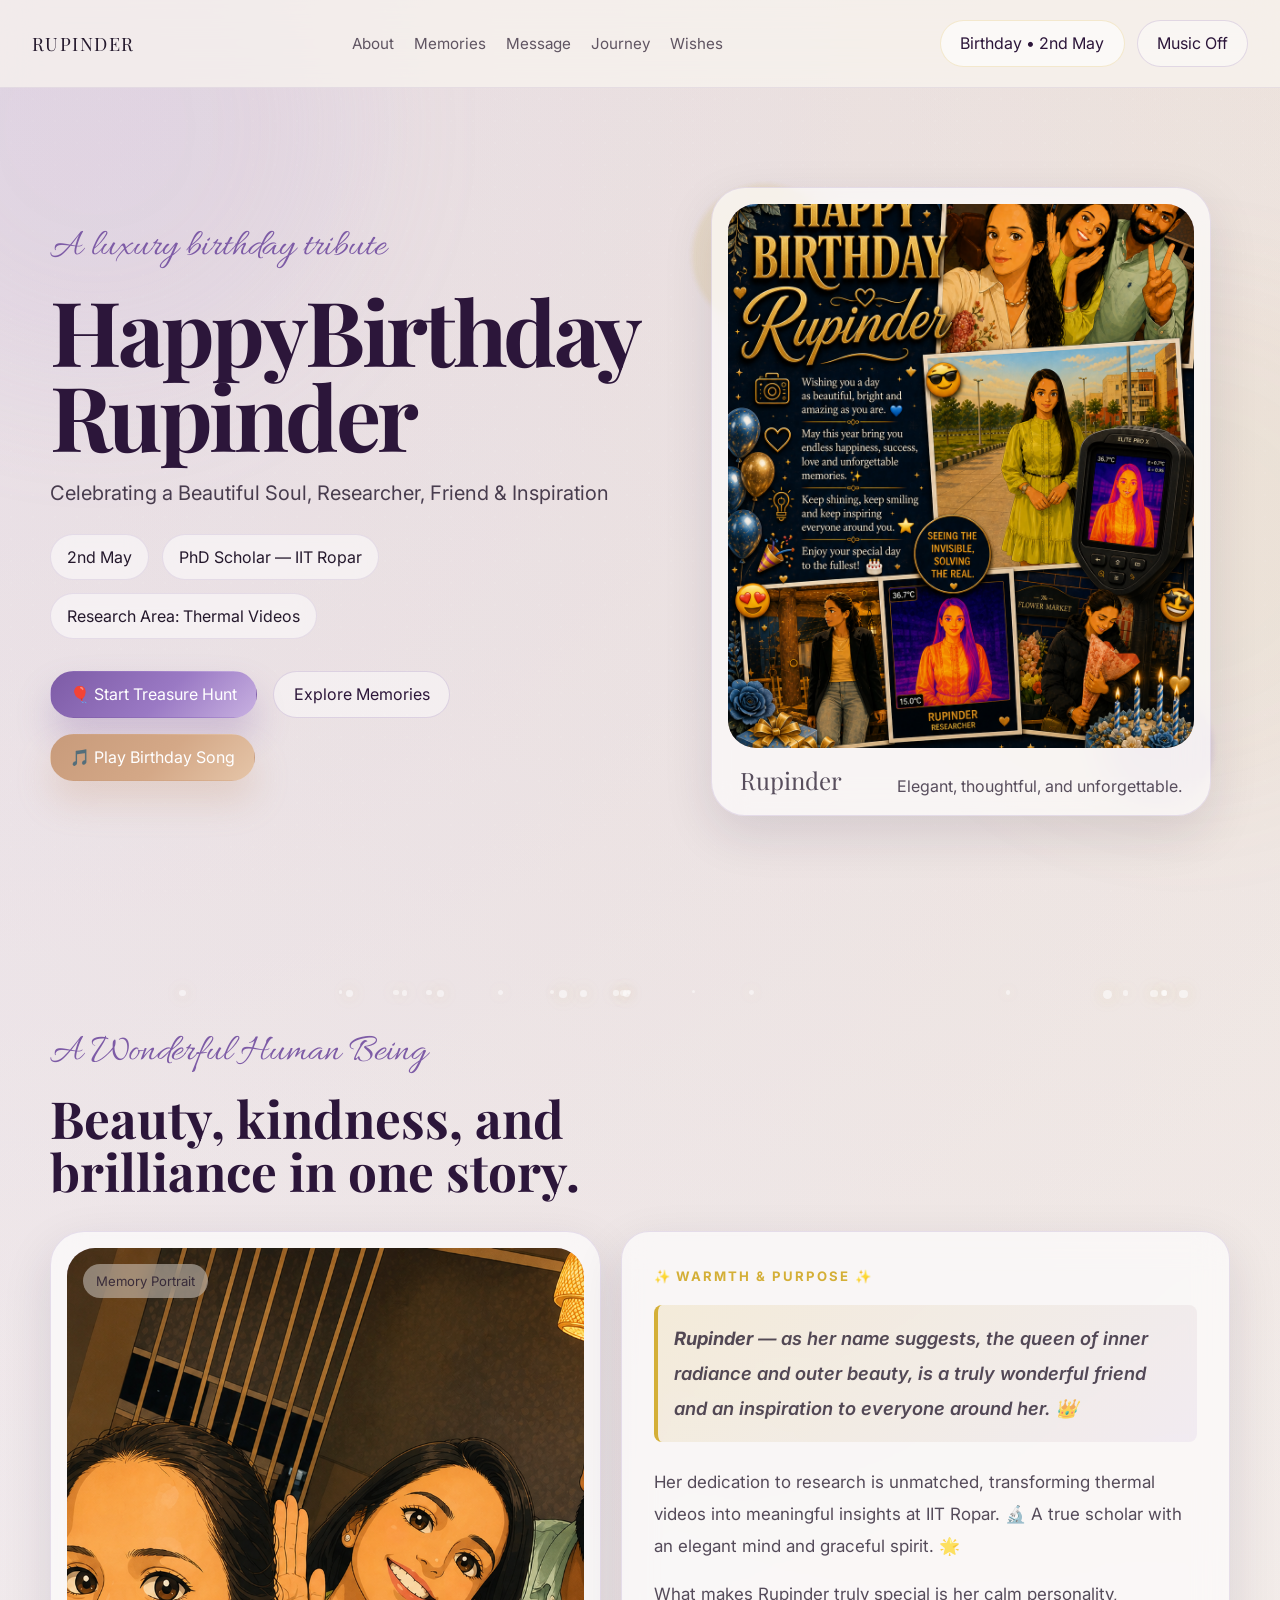
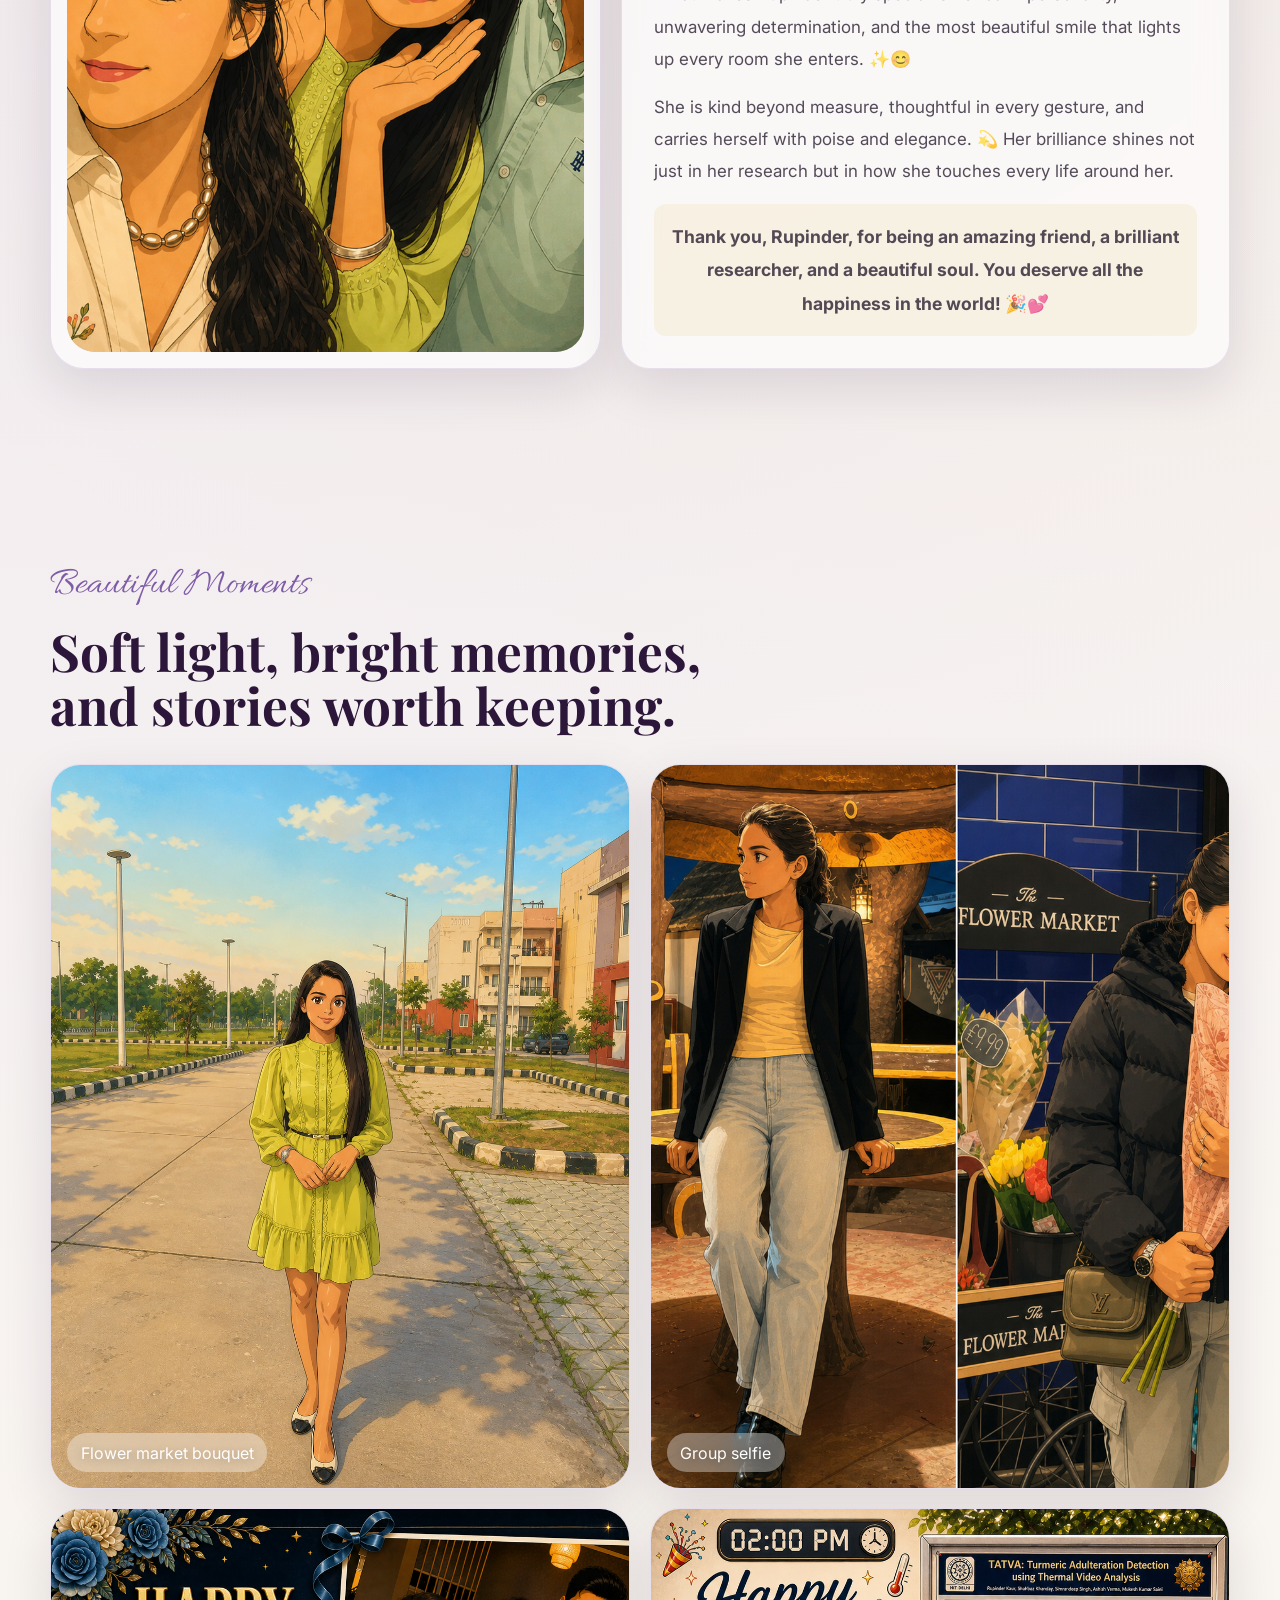
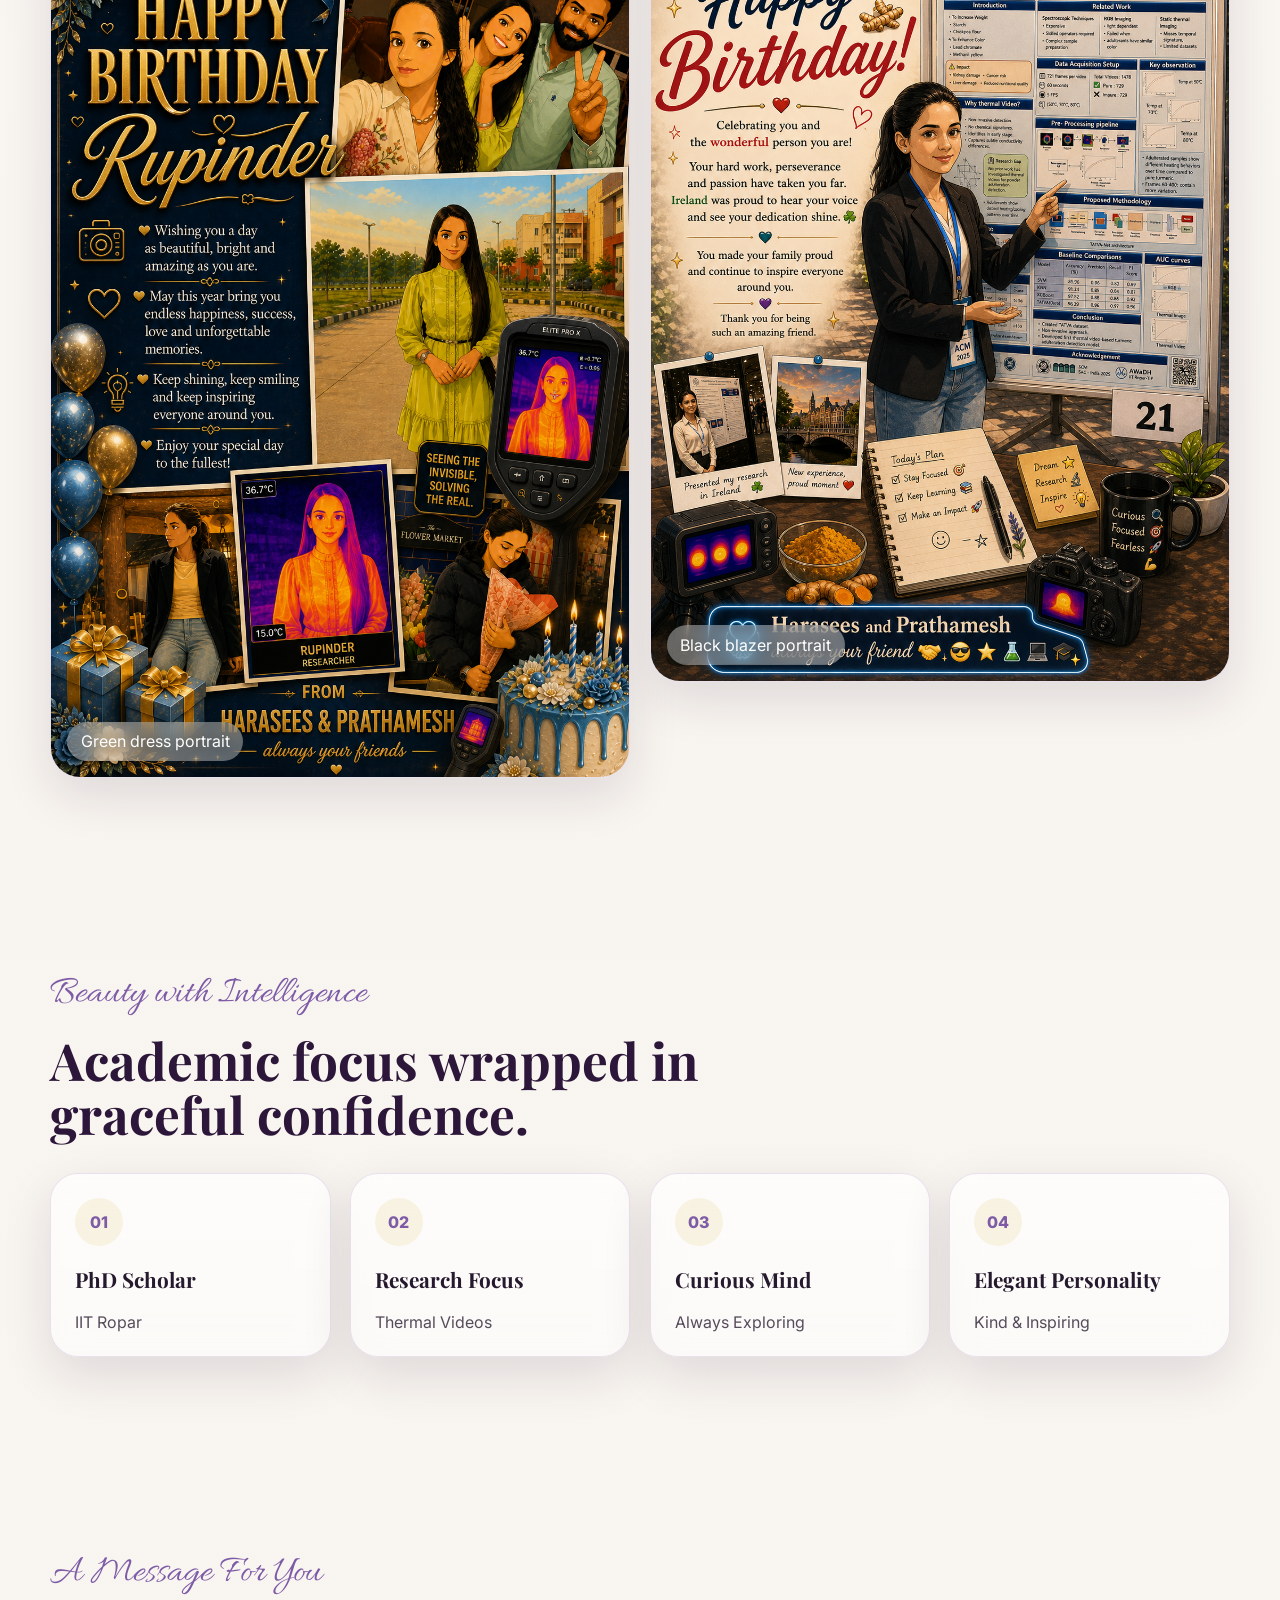
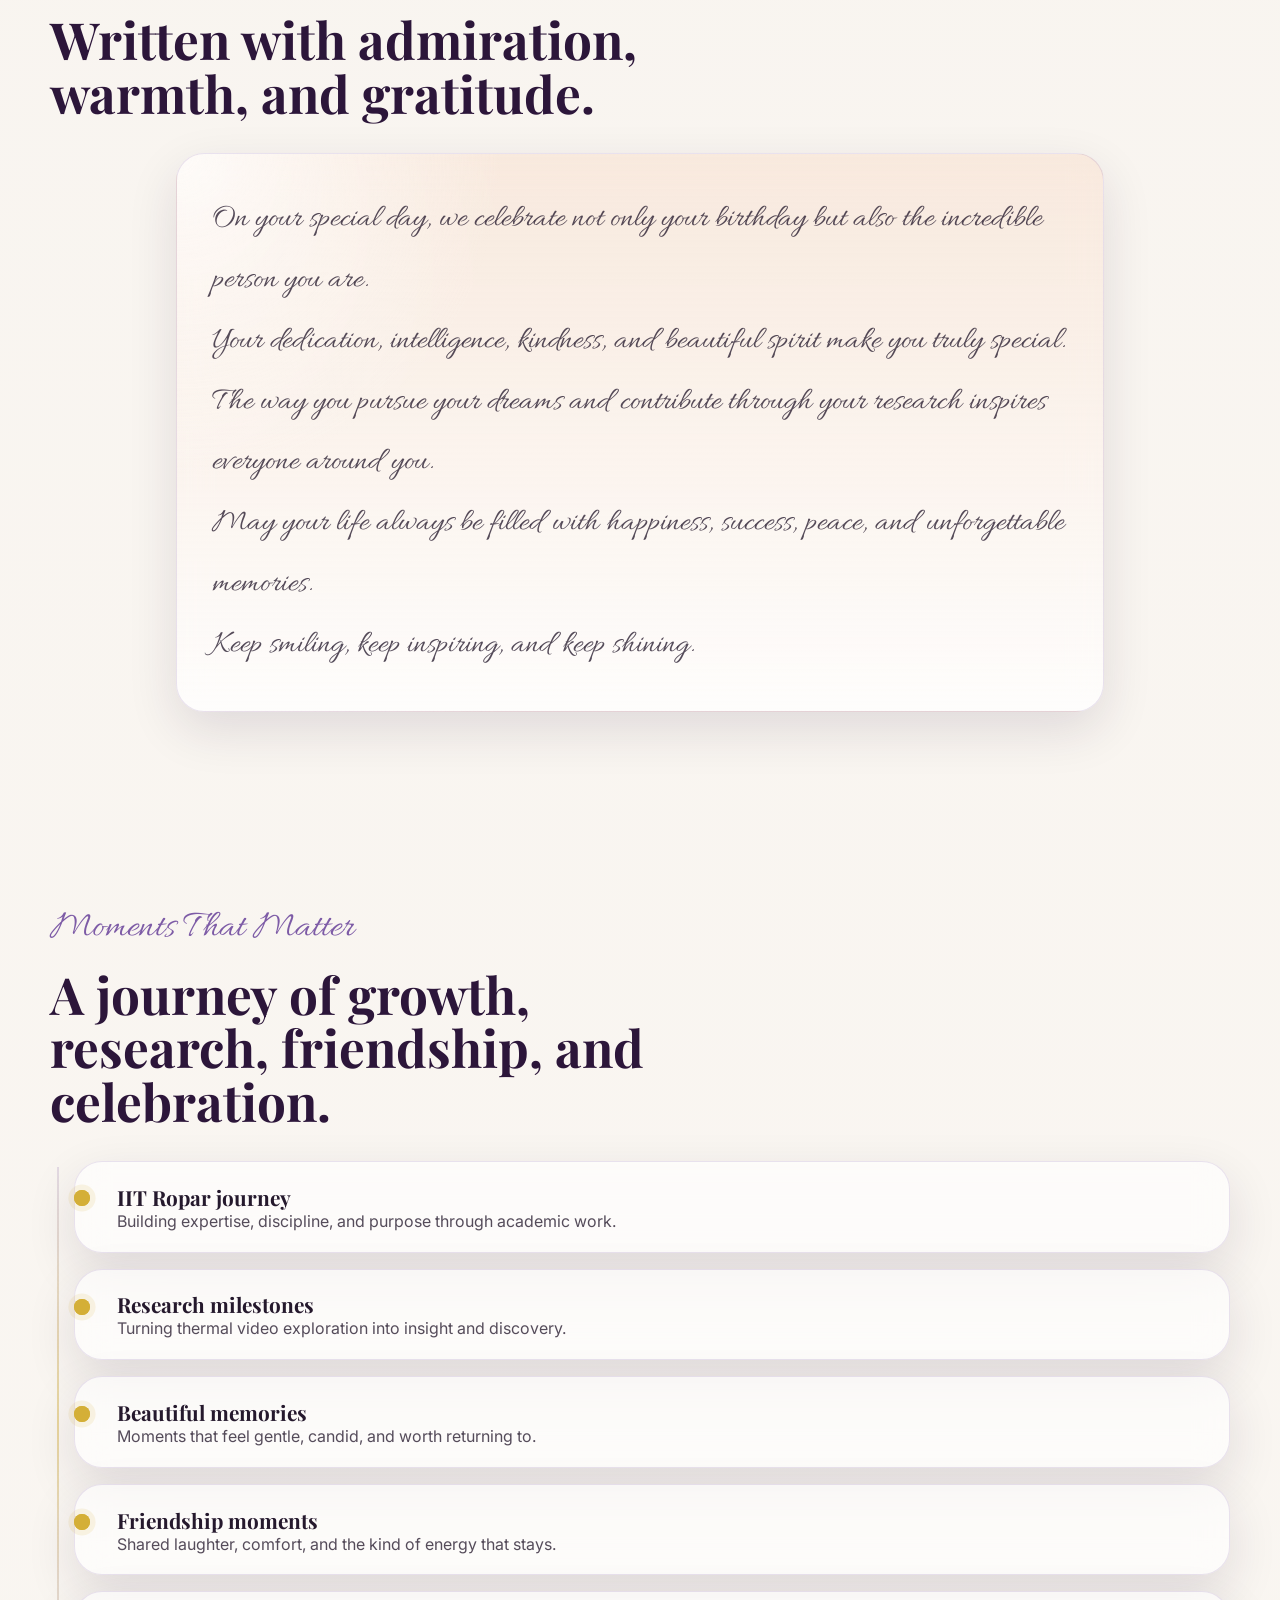
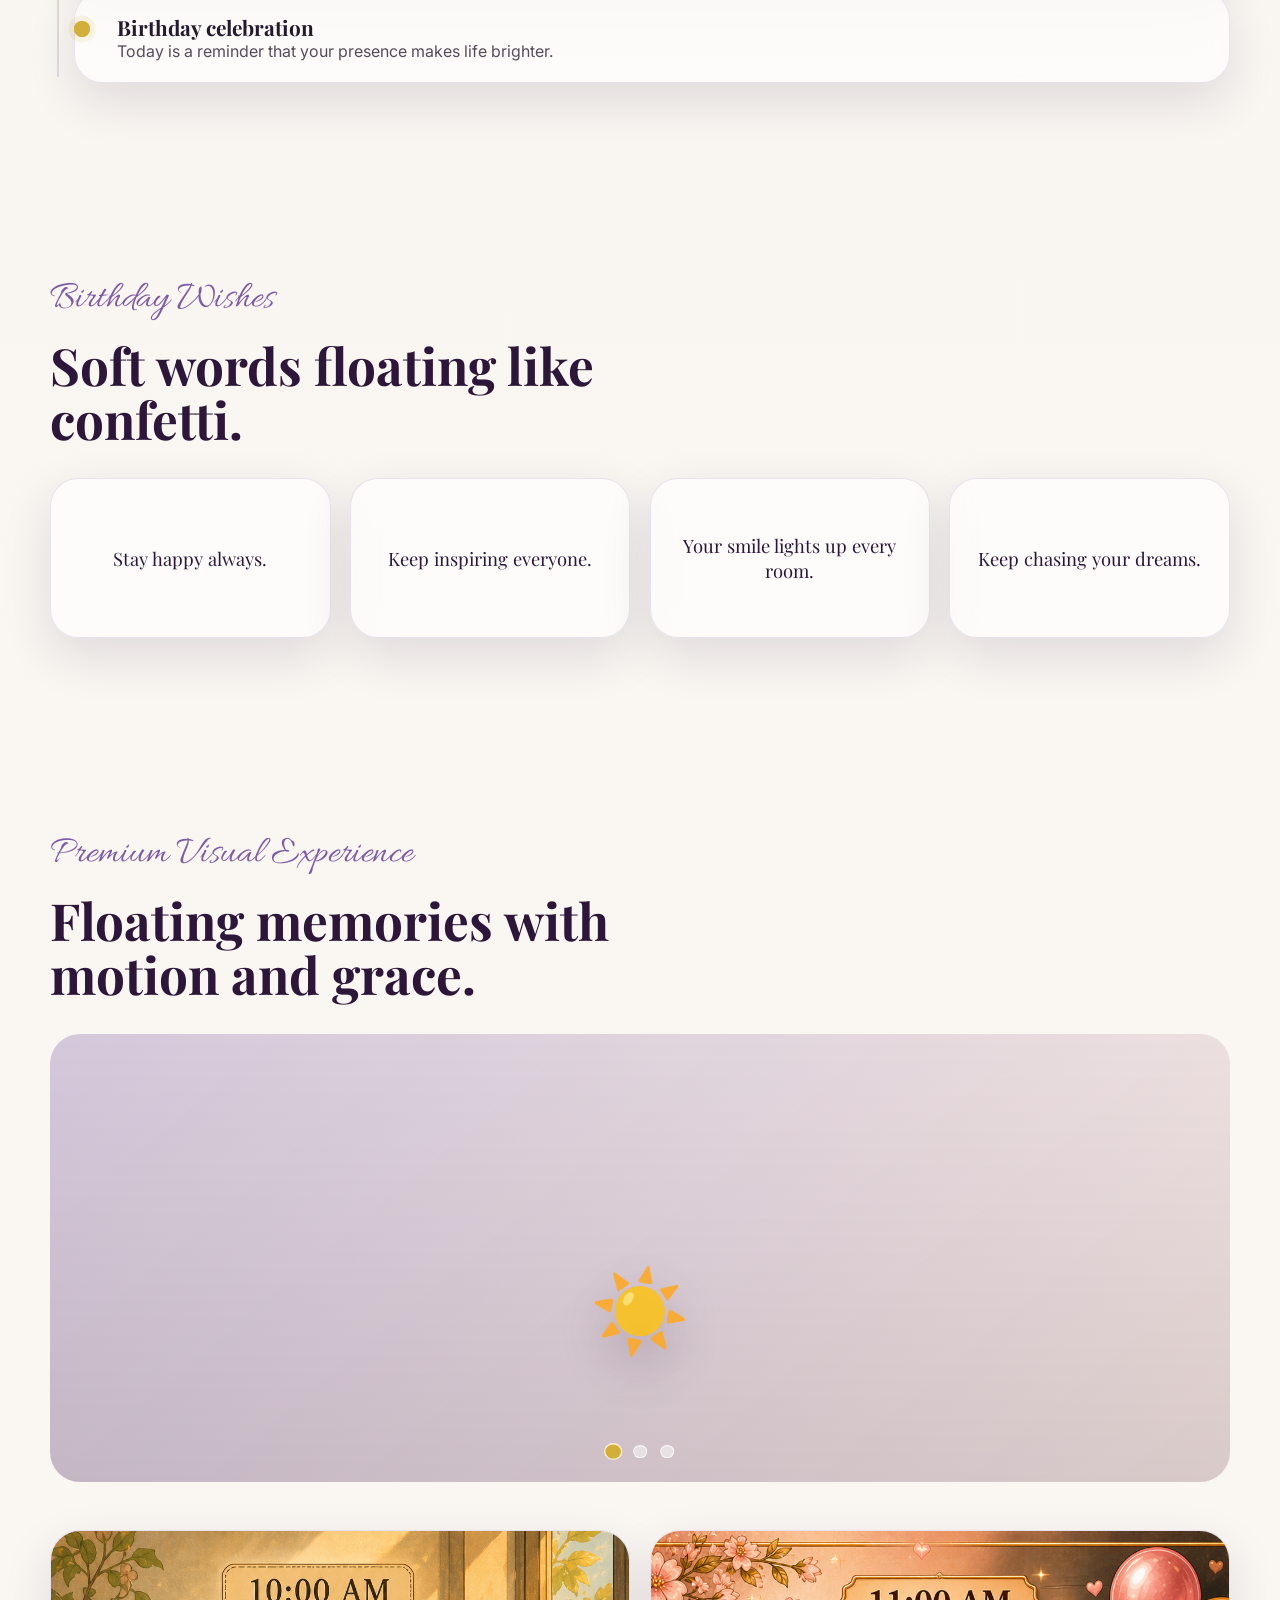
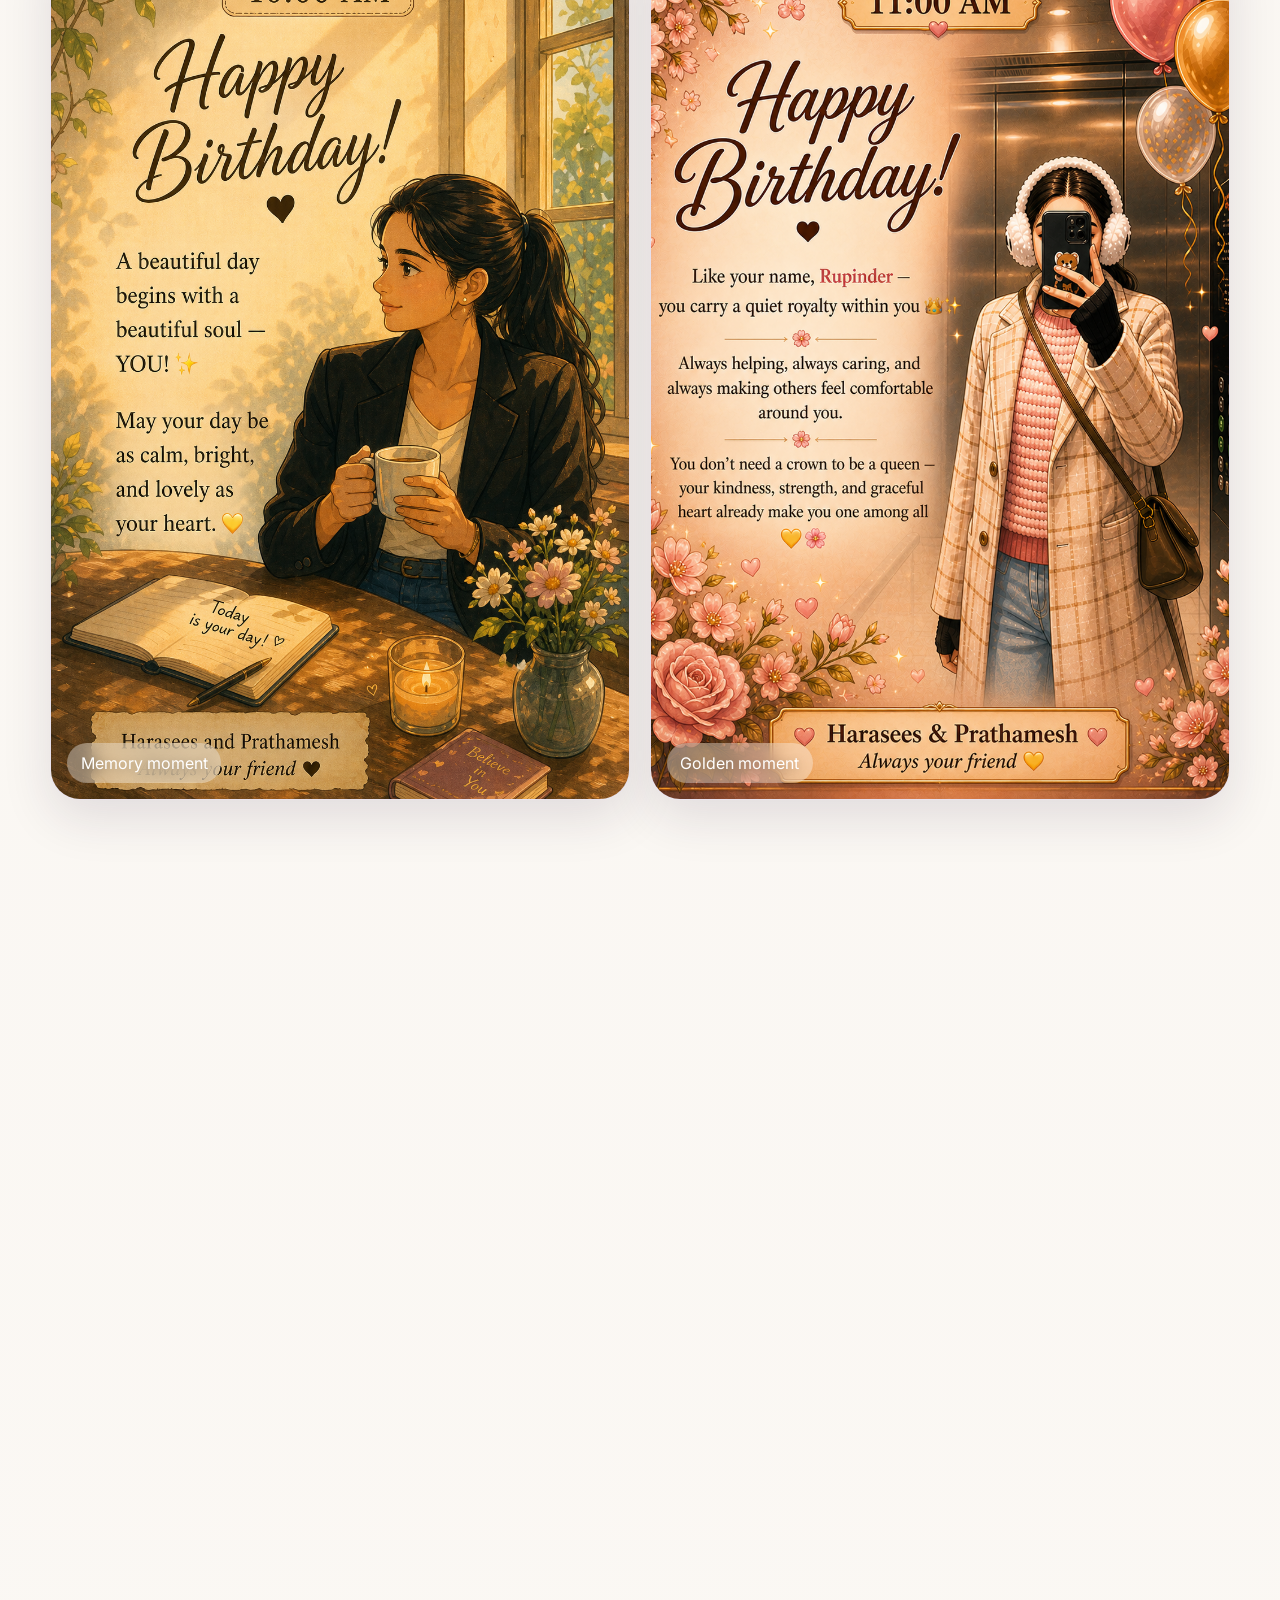
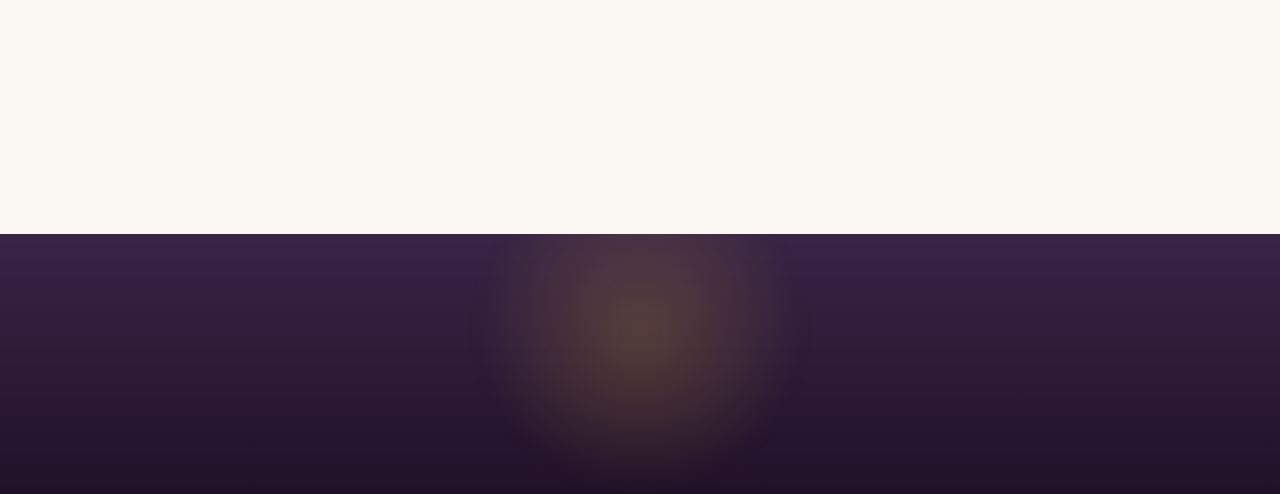
<file: index.html>
<!DOCTYPE html>
<html lang="en">
<head>
  <meta charset="UTF-8" />
  <meta name="viewport" content="width=device-width, initial-scale=1.0" />
  <meta name="theme-color" content="#2C163A" />
  <meta name="description" content="A luxury birthday tribute website for Rupinder." />
  <title>Happy Birthday Rupinder</title>
  <link rel="preconnect" href="https://fonts.googleapis.com" />
  <link rel="preconnect" href="https://fonts.gstatic.com" crossorigin />
  <link href="https://fonts.googleapis.com/css2?family=Allura&family=Inter:wght@400;500;600;700;800&family=Playfair+Display:wght@600;700;800&display=swap" rel="stylesheet" />
  <link rel="stylesheet" href="styles.css" />
</head>
<body>
  <div class="background-glow background-glow--left"></div>
  <div class="background-glow background-glow--right"></div>
  <div class="floating-particles" aria-hidden="true"></div>
  
  <!-- Happy Birthday Song Audio -->
  <audio id="birthdayAudio" preload="auto"></audio>

  <header class="topbar">
    <a class="brand" href="#home">Rupinder</a>
    <nav class="nav-links" aria-label="Primary">
      <a href="#about">About</a>
      <a href="#gallery">Memories</a>
      <a href="#message">Message</a>
      <a href="#timeline">Journey</a>
      <a href="#wishes">Wishes</a>
    </nav>
    <div class="topbar-meta">
      <span class="pill">Birthday • 2nd May</span>
      <button class="ghost-button" id="musicToggle" type="button">Music Off</button>
    </div>
  </header>

  <main>
    <section class="section hero" id="home">
      <div class="hero-copy reveal">
        <p class="eyebrow">A luxury birthday tribute</p>
        <h1>Happy Birthday Rupinder</h1>
        <p class="hero-subtitle">Celebrating a Beautiful Soul, Researcher, Friend & Inspiration</p>
        <div class="hero-details">
          <span>2nd May</span>
          <span>PhD Scholar — IIT Ropar</span>
          <span>Research Area: Thermal Videos</span>
        </div>
        <div class="hero-actions">
          <a class="primary-button" href="game.html">🎈 Start Treasure Hunt</a>
          <a class="secondary-button" href="#gallery">Explore Memories</a>
          <button class="tertiary-button" id="playSongButton" type="button">🎵 Play Birthday Song</button>
        </div>
      </div>

      <div class="hero-portrait reveal reveal--delay-1">
        <div class="portrait-frame">
          <div class="portrait-orb portrait-orb--one"></div>
          <div class="portrait-orb portrait-orb--two"></div>
          <div class="portrait-card">
            <div class="portrait-image portrait-image--hero" data-image="assets/photos/hero.png">
              <span class="portrait-placeholder">R</span>
            </div>
            <div class="portrait-caption">
              <p class="portrait-name">Rupinder</p>
              <p>Elegant, thoughtful, and unforgettable.</p>
            </div>
          </div>
        </div>
      </div>
    </section>

    <section class="section about" id="about">
      <div class="section-heading reveal">
        <p class="eyebrow">A Wonderful Human Being</p>
        <h2>Beauty, kindness, and brilliance in one story.</h2>
      </div>
      <div class="about-grid">
        <div class="photo-panel reveal reveal--delay-1">
          <div class="frame frame--tall">
            <div class="portrait-image portrait-image--about" data-image="assets/photos/about.png">
              <span class="photo-badge">Memory Portrait</span>
              <span class="portrait-placeholder">R</span>
            </div>
          </div>
        </div>
        <article class="story-card reveal reveal--delay-2">
          <span class="card-kicker">✨ Warmth & purpose ✨</span>
          <p class="about-highlight"><strong>Rupinder</strong> — as her name suggests, the queen of inner radiance and outer beauty, is a truly wonderful friend and an inspiration to everyone around her. 👑</p>
          <p>Her dedication to research is unmatched, transforming thermal videos into meaningful insights at IIT Ropar. 🔬 A true scholar with an elegant mind and graceful spirit. 🌟</p>
          <p>What makes Rupinder truly special is her calm personality, unwavering determination, and the most beautiful smile that lights up every room she enters. ✨😊</p>
          <p>She is kind beyond measure, thoughtful in every gesture, and carries herself with poise and elegance. 💫 Her brilliance shines not just in her research but in how she touches every life around her.</p>
          <p class="about-closing"><strong>Thank you, Rupinder, for being an amazing friend, a brilliant researcher, and a beautiful soul. You deserve all the happiness in the world!</strong> 🎉💕</p>
        </article>
      </div>
    </section>

    <section class="section gallery" id="gallery">
      <div class="section-heading reveal">
        <p class="eyebrow">Beautiful Moments</p>
        <h2>Soft light, bright memories, and stories worth keeping.</h2>
      </div>
      <div class="masonry-grid">
        <button class="gallery-item reveal" data-full="assets/photos/flower-market.png" data-title="Flower Market Bouquet" data-caption="A gentle burst of color and celebration.">
          <img src="assets/photos/flower-market.png" alt="Flower market bouquet" loading="lazy" onerror="this.hidden=true; this.parentElement.classList.add('gallery-item--fallback')" />
          <span class="gallery-label">Flower market bouquet</span>
        </button>
        <button class="gallery-item reveal reveal--delay-1" data-full="assets/photos/group-selfie.png" data-title="Group Selfie" data-caption="Friendship captured in one bright frame.">
          <img src="assets/photos/group-selfie.png" alt="Group selfie" loading="lazy" onerror="this.hidden=true; this.parentElement.classList.add('gallery-item--fallback')" />
          <span class="gallery-label">Group selfie</span>
        </button>
        <button class="gallery-item reveal reveal--delay-2 tall" data-full="assets/photos/green-dress.png" data-title="Green Dress Portrait" data-caption="Graceful, luminous, and effortlessly elegant.">
          <img src="assets/photos/green-dress.png" alt="Green dress outdoor portrait" loading="lazy" onerror="this.hidden=true; this.parentElement.classList.add('gallery-item--fallback')" />
          <span class="gallery-label">Green dress portrait</span>
        </button>
        <button class="gallery-item reveal reveal--delay-1" data-full="assets/photos/black-blazer.png" data-title="Black Blazer Portrait" data-caption="Poised style with a confident calm.">
          <img src="assets/photos/black-blazer.png" alt="Black blazer portrait" loading="lazy" onerror="this.hidden=true; this.parentElement.classList.add('gallery-item--fallback')" />
          <span class="gallery-label">Black blazer portrait</span>
        </button>
      </div>
    </section>

    <section class="section research" id="research">
      <div class="section-heading reveal">
        <p class="eyebrow">Beauty with Intelligence</p>
        <h2>Academic focus wrapped in graceful confidence.</h2>
      </div>
      <div class="research-grid">
        <article class="research-card reveal">
          <div class="research-icon">01</div>
          <h3>PhD Scholar</h3>
          <p>IIT Ropar</p>
        </article>
        <article class="research-card reveal reveal--delay-1">
          <div class="research-icon">02</div>
          <h3>Research Focus</h3>
          <p>Thermal Videos</p>
        </article>
        <article class="research-card reveal reveal--delay-2">
          <div class="research-icon">03</div>
          <h3>Curious Mind</h3>
          <p>Always Exploring</p>
        </article>
        <article class="research-card reveal reveal--delay-3">
          <div class="research-icon">04</div>
          <h3>Elegant Personality</h3>
          <p>Kind & Inspiring</p>
        </article>
      </div>
    </section>

    <section class="section message" id="message">
      <div class="section-heading reveal">
        <p class="eyebrow">A Message For You</p>
        <h2>Written with admiration, warmth, and gratitude.</h2>
      </div>
      <article class="parchment-card reveal reveal--delay-1">
        <p>On your special day, we celebrate not only your birthday but also the incredible person you are.</p>
        <p>Your dedication, intelligence, kindness, and beautiful spirit make you truly special.</p>
        <p>The way you pursue your dreams and contribute through your research inspires everyone around you.</p>
        <p>May your life always be filled with happiness, success, peace, and unforgettable memories.</p>
        <p>Keep smiling, keep inspiring, and keep shining.</p>
      </article>
    </section>

    <section class="section timeline" id="timeline">
      <div class="section-heading reveal">
        <p class="eyebrow">Moments That Matter</p>
        <h2>A journey of growth, research, friendship, and celebration.</h2>
      </div>
      <div class="timeline-track">
        <article class="timeline-item reveal">
          <span class="timeline-dot"></span>
          <h3>IIT Ropar journey</h3>
          <p>Building expertise, discipline, and purpose through academic work.</p>
        </article>
        <article class="timeline-item reveal reveal--delay-1">
          <span class="timeline-dot"></span>
          <h3>Research milestones</h3>
          <p>Turning thermal video exploration into insight and discovery.</p>
        </article>
        <article class="timeline-item reveal reveal--delay-2">
          <span class="timeline-dot"></span>
          <h3>Beautiful memories</h3>
          <p>Moments that feel gentle, candid, and worth returning to.</p>
        </article>
        <article class="timeline-item reveal reveal--delay-3">
          <span class="timeline-dot"></span>
          <h3>Friendship moments</h3>
          <p>Shared laughter, comfort, and the kind of energy that stays.</p>
        </article>
        <article class="timeline-item reveal reveal--delay-4">
          <span class="timeline-dot"></span>
          <h3>Birthday celebration</h3>
          <p>Today is a reminder that your presence makes life brighter.</p>
        </article>
      </div>
    </section>

    <section class="section wishes" id="wishes">
      <div class="section-heading reveal">
        <p class="eyebrow">Birthday Wishes</p>
        <h2>Soft words floating like confetti.</h2>
      </div>
      <div class="wish-cloud">
        <article class="wish-card reveal">Stay happy always.</article>
        <article class="wish-card reveal reveal--delay-1">Keep inspiring everyone.</article>
        <article class="wish-card reveal reveal--delay-2">Your smile lights up every room.</article>
        <article class="wish-card reveal reveal--delay-3">Keep chasing your dreams.</article>
      </div>
    </section>

    <!-- 🎬 PREMIUM ANIMATIONS SECTION -->
    <section class="section animated-gallery" id="animated-gallery">
      <div class="section-heading reveal">
        <p class="eyebrow">Premium Visual Experience</p>
        <h2>Floating memories with motion and grace.</h2>
      </div>

      <!-- Image Carousel -->
      <div class="carousel-container reveal reveal--delay-1">
        <div class="carousel-track" id="carouselTrack">
          <div class="carousel-slide-item">
            <div class="portrait-image" style="background: linear-gradient(140deg, rgba(125, 91, 166, 0.3), rgba(248, 217, 196, 0.35));">
              <span class="portrait-placeholder" style="font-size: 5rem;">☀️</span>
            </div>
          </div>
          <div class="carousel-slide-item">
            <div class="portrait-image" style="background: linear-gradient(140deg, rgba(248, 217, 196, 0.3), rgba(212, 175, 55, 0.3));">
              <span class="portrait-placeholder" style="font-size: 5rem;">✨</span>
            </div>
          </div>
          <div class="carousel-slide-item">
            <div class="portrait-image" style="background: linear-gradient(140deg, rgba(189, 167, 212, 0.4), rgba(248, 244, 239, 0.3));">
              <span class="portrait-placeholder" style="font-size: 5rem;">💝</span>
            </div>
          </div>
        </div>
        <div class="carousel-controls" id="carouselControls">
          <button class="carousel-dot active" data-index="0" aria-label="Slide 1"></button>
          <button class="carousel-dot" data-index="1" aria-label="Slide 2"></button>
          <button class="carousel-dot" data-index="2" aria-label="Slide 3"></button>
        </div>
      </div>

      <!-- Floating Gallery Grid -->
      <div class="masonry-grid" style="margin-top: 3rem;">
        <button class="gallery-item gallery-grid-item float-gallery reveal" data-full="assets/photos/memory-1.png" data-title="Serene Moment">
          <img src="assets/photos/memory-1.png" alt="Memory moment" loading="lazy" style="width: 100%; height: 100%; object-fit: cover;" />
          <span class="gallery-label">Memory moment</span>
        </button>
        <button class="gallery-item gallery-grid-item float-gallery reveal reveal--delay-1" data-full="assets/photos/memory-2.png" data-title="Golden Hour">
          <img src="assets/photos/memory-2.png" alt="Golden moment" loading="lazy" style="width: 100%; height: 100%; object-fit: cover;" />
          <span class="gallery-label">Golden moment</span>
        </button>
        <button class="gallery-item gallery-grid-item float-gallery reveal reveal--delay-2 tall" data-full="assets/photos/memory-3.png" data-title="Elegant Portrait">
          <img src="assets/photos/memory-3.png" alt="Elegant moment" loading="lazy" style="width: 100%; height: 100%; object-fit: cover;" />
          <span class="gallery-label">Elegant moment</span>
        </button>
        <button class="gallery-item gallery-grid-item float-gallery reveal reveal--delay-1" data-full="assets/photos/memory-4.png" data-title="Radiant Smile">
          <img src="assets/photos/memory-4.png" alt="Radiant moment" loading="lazy" style="width: 100%; height: 100%; object-fit: cover;" />
          <span class="gallery-label">Radiant moment</span>
        </button>
      </div>
    </section>
  </main>

  <footer class="site-footer">
    <div class="footer-glow"></div>
    <div class="footer-content reveal">
      <p class="footer-signature">From Prathamesh and Harasees, <br />Always Your Friends</p>
      <p class="footer-subtext">A heartfelt birthday tribute for Rupinder.</p>
    </div>
  </footer>

  <div class="lightbox" id="lightbox" aria-hidden="true">
    <div class="lightbox-backdrop" data-close></div>
    <div class="lightbox-panel" role="dialog" aria-modal="true" aria-labelledby="lightboxTitle">
      <button class="lightbox-close" type="button" data-close aria-label="Close image">×</button>
      <div class="lightbox-media">
        <img id="lightboxImage" alt="" />
        <div class="lightbox-fallback" id="lightboxFallback">R</div>
      </div>
      <div class="lightbox-copy">
        <h3 id="lightboxTitle"></h3>
        <p id="lightboxCaption"></p>
      </div>
    </div>
  </div>

  <script src="script.js"></script>
</body>
</html>
</file>
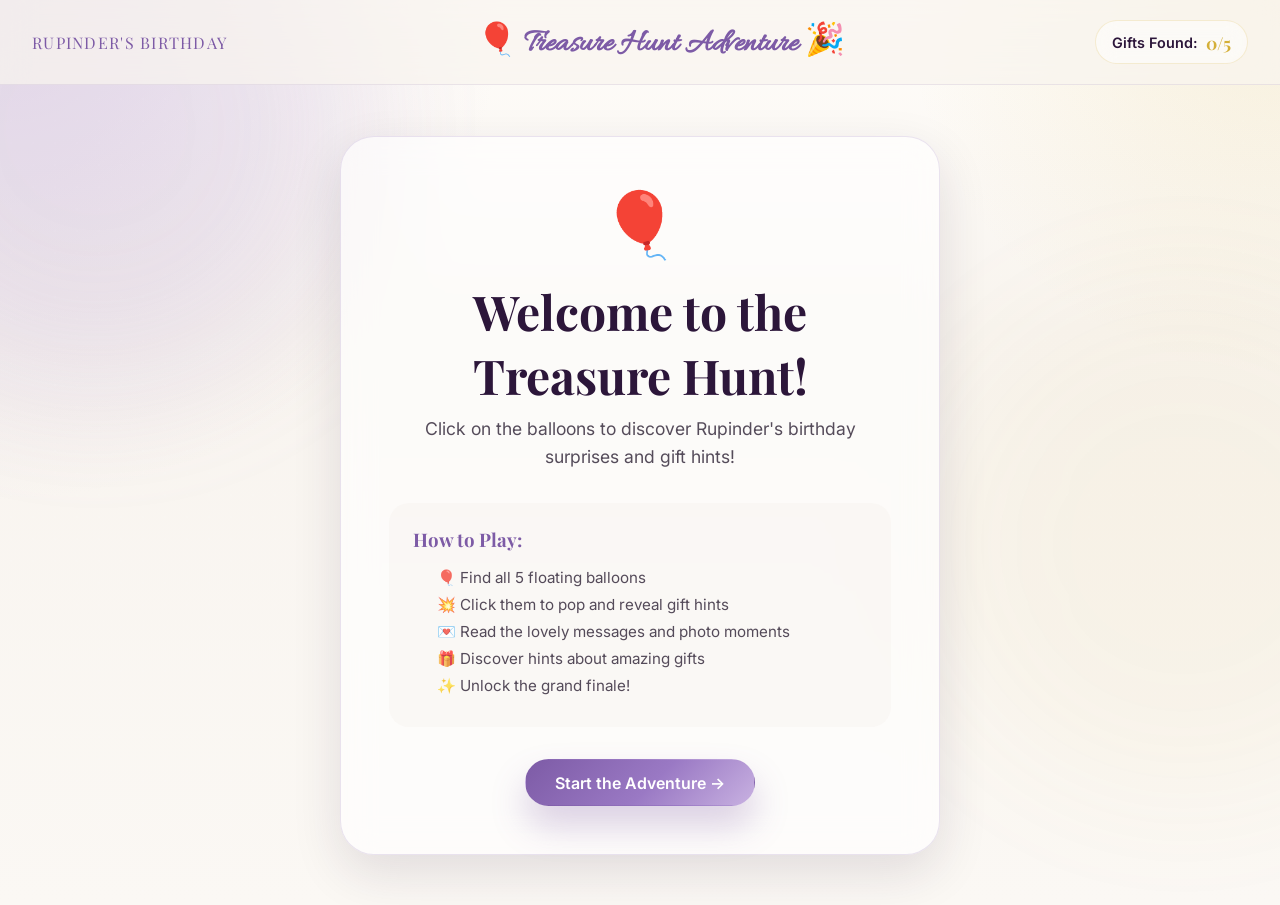
<file: game.html>
<!DOCTYPE html>
<html lang="en">
<head>
  <meta charset="UTF-8" />
  <meta name="viewport" content="width=device-width, initial-scale=1.0" />
  <meta name="theme-color" content="#2C163A" />
  <meta name="description" content="Birthday Treasure Hunt Game - Find all gifts and unlock Rupinder's birthday surprise!" />
  <title>🎈 Birthday Treasure Hunt - Rupinder's Surprise 🎉</title>
  <link rel="preconnect" href="https://fonts.googleapis.com" />
  <link rel="preconnect" href="https://fonts.gstatic.com" crossorigin />
  <link href="https://fonts.googleapis.com/css2?family=Allura&family=Inter:wght@400;500;600;700;800&family=Playfair+Display:wght@600;700;800&display=swap" rel="stylesheet" />
  <link rel="stylesheet" href="game-styles.css" />
</head>
<body>
  <div class="background-glow background-glow--left"></div>
  <div class="background-glow background-glow--right"></div>
  <div class="floating-particles" aria-hidden="true"></div>

  <header class="topbar">
    <a class="brand" href="index.html">Rupinder's Birthday</a>
    <div class="navbar-center">
      <h1 class="game-title">🎈 Treasure Hunt Adventure 🎉</h1>
    </div>
    <div class="progress-tracker">
      <span class="progress-text">Gifts Found:</span>
      <span class="progress-count"><span id="foundCount">0</span>/5</span>
    </div>
  </header>

  <main class="game-container">
    <section class="welcome-screen" id="welcomeScreen">
      <div class="welcome-card reveal">
        <div class="welcome-icon">🎈</div>
        <h2>Welcome to the Treasure Hunt!</h2>
        <p class="welcome-subtitle">Click on the balloons to discover Rupinder's birthday surprises and gift hints!</p>
        <div class="welcome-rules">
          <h3>How to Play:</h3>
          <ul>
            <li>🎈 Find all 5 floating balloons</li>
            <li>💥 Click them to pop and reveal gift hints</li>
            <li>💌 Read the lovely messages and photo moments</li>
            <li>🎁 Discover hints about amazing gifts</li>
            <li>✨ Unlock the grand finale!</li>
          </ul>
        </div>
        <button class="primary-button start-button" id="startButton">Start the Adventure →</button>
      </div>
    </section>

    <section class="game-arena" id="gameArena" style="display: none;">
      <canvas id="particleCanvas"></canvas>
      
      <div class="balloons-container" id="balloonsContainer"></div>

      <div class="reveal-panel" id="revealPanel">
        <button class="close-reveal" id="closeReveal">×</button>
        <div class="gift-card">
          <div class="gift-card-header" id="giftCardHeader"></div>
          <div class="gift-card-content">
            <h3 id="giftTitle"></h3>
            <div class="gift-photos" id="giftPhotos"></div>
            <div class="gift-message" id="giftMessage"></div>
            <div class="gift-hint" id="giftHint"></div>
          </div>
        </div>
      </div>

      <div class="completion-modal" id="completionModal" style="display: none;">
        <div class="modal-content reveal">
          <h2>🎊 Adventure Complete! 🎊</h2>
          <p>You've discovered all 5 gifts!</p>
          <div class="completion-buttons">
            <a href="gifts.html" class="primary-button">View All Gifts →</a>
            <a href="index.html" class="secondary-button">Back to Tribute</a>
          </div>
        </div>
      </div>
    </section>
  </main>

  <script src="game-script.js"></script>
</body>
</html>
</file>
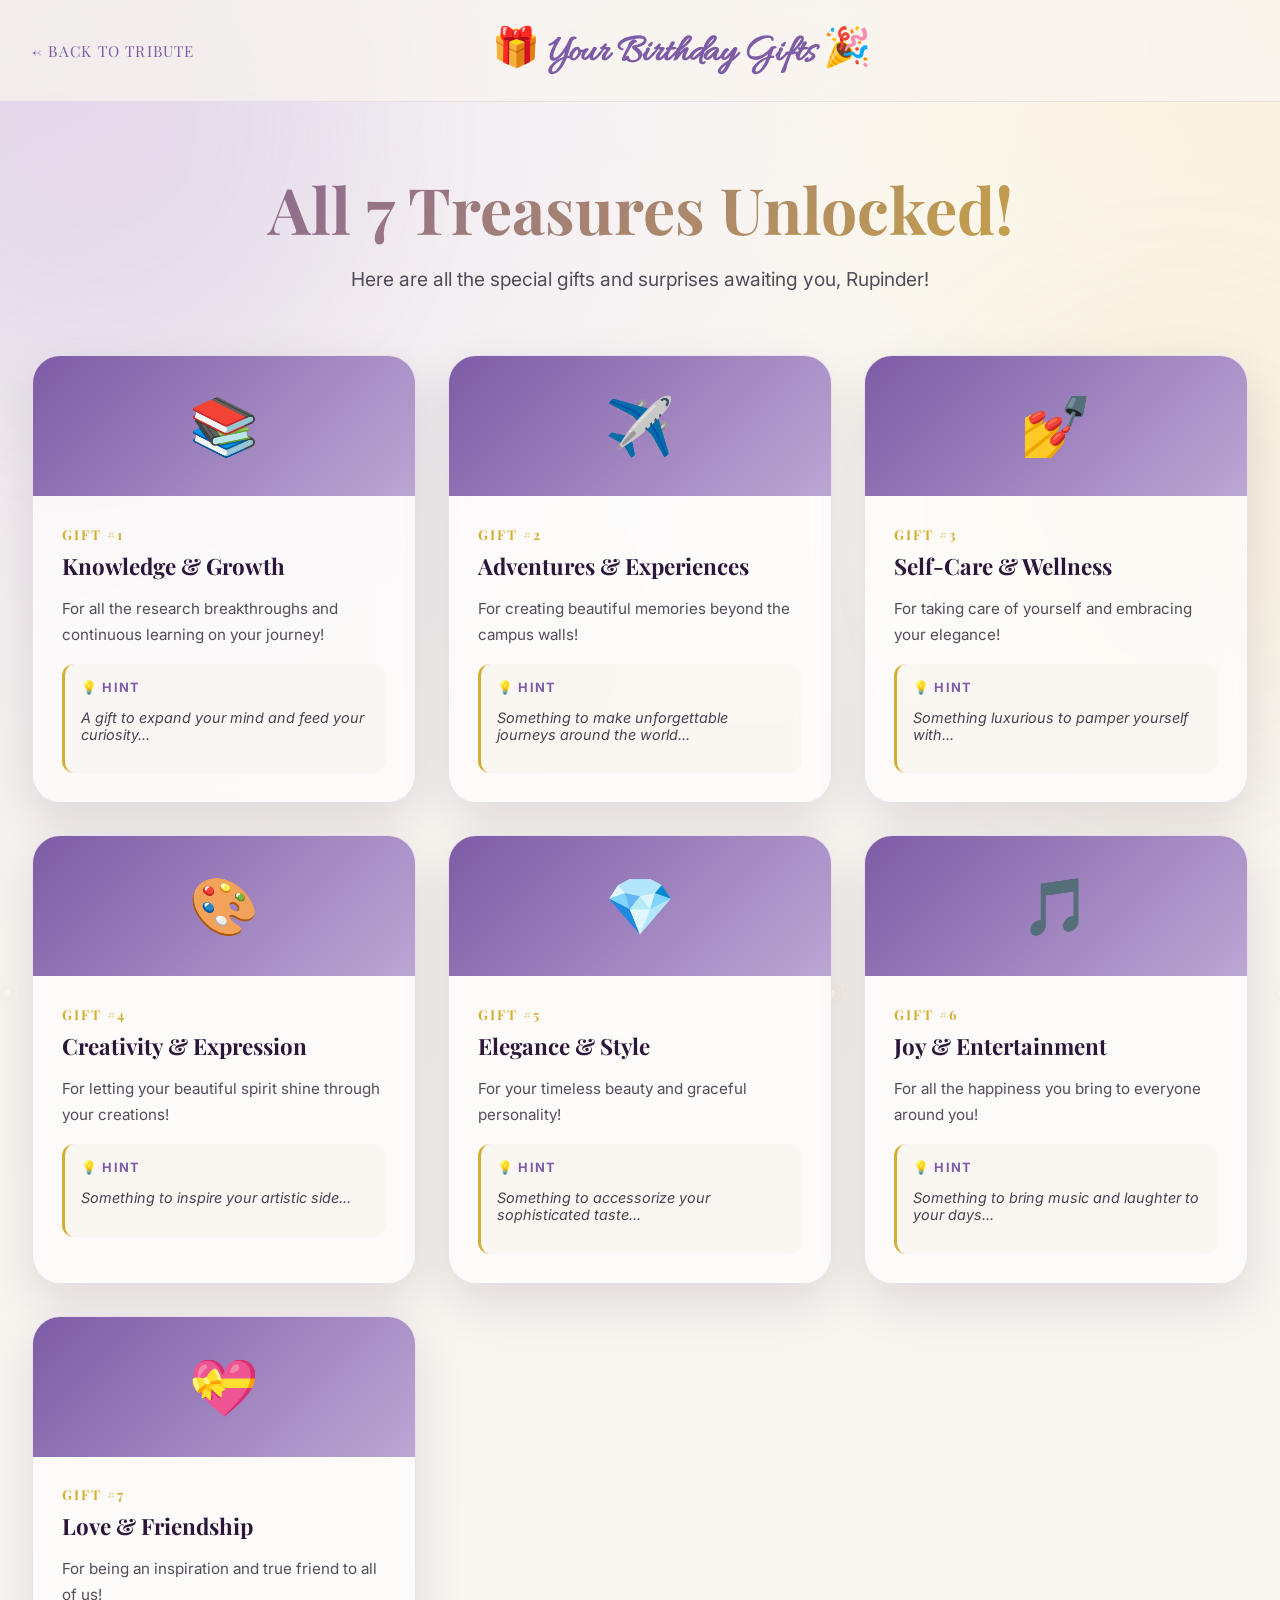
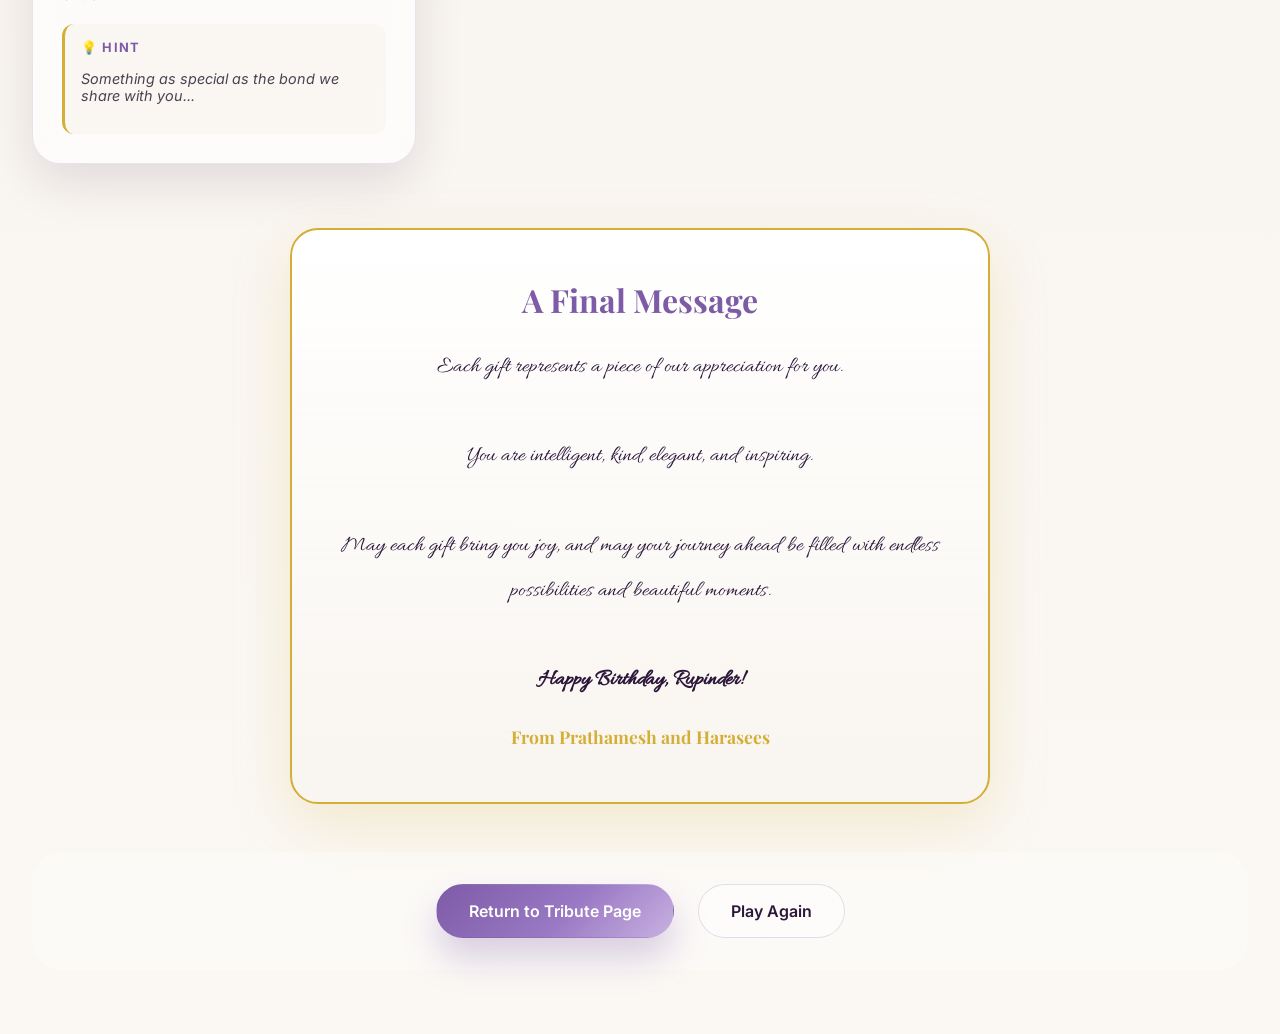
<file: gifts.html>
<!DOCTYPE html>
<html lang="en">
<head>
  <meta charset="UTF-8" />
  <meta name="viewport" content="width=device-width, initial-scale=1.0" />
  <meta name="theme-color" content="#2C163A" />
  <meta name="description" content="All Birthday Gifts Revealed - Rupinder's Special Surprises" />
  <title>🎁 All Birthday Gifts Revealed 🎉</title>
  <link rel="preconnect" href="https://fonts.googleapis.com" />
  <link rel="preconnect" href="https://fonts.gstatic.com" crossorigin />
  <link href="https://fonts.googleapis.com/css2?family=Allura&family=Inter:wght@400;500;600;700;800&family=Playfair+Display:wght@600;700;800&display=swap" rel="stylesheet" />
  <link rel="stylesheet" href="gifts-styles.css" />
</head>
<body>
  <div class="background-glow background-glow--left"></div>
  <div class="background-glow background-glow--right"></div>
  <div class="floating-particles" aria-hidden="true"></div>

  <header class="topbar sticky">
    <a class="brand" href="index.html">← Back to Tribute</a>
    <h1 class="page-title">🎁 Your Birthday Gifts 🎉</h1>
    <div class="spacer"></div>
  </header>

  <main class="gifts-container">
    <section class="gifts-header reveal">
      <h2>All 7 Treasures Unlocked!</h2>
      <p>Here are all the special gifts and surprises awaiting you, Rupinder!</p>
    </section>

    <div class="gifts-grid" id="giftsGrid"></div>

    <section class="final-message reveal reveal--delay-1">
      <div class="message-card">
        <h3>A Final Message</h3>
        <p class="handwritten-text">
          Each gift represents a piece of our appreciation for you. 
          <br><br>
          You are intelligent, kind, elegant, and inspiring. 
          <br><br>
          May each gift bring you joy, and may your journey ahead be filled with endless possibilities and beautiful moments.
          <br><br>
          <strong>Happy Birthday, Rupinder!</strong>
          <br><span class="signature">From Prathamesh and Harasees</span>
        </p>
      </div>
    </section>

    <section class="cta-footer reveal reveal--delay-2">
      <a href="index.html" class="primary-button">Return to Tribute Page</a>
      <a href="game.html" class="secondary-button">Play Again</a>
    </section>
  </main>

  <script src="gifts-script.js"></script>
</body>
</html>
</file>
<file: styles.css>
:root {
  --cream: #f8f4ef;
  --purple: #7d5ba6;
  --lavender: #bda7d4;
  --gold: #d4af37;
  --beige: #f4e6d8;
  --deep: #2c163a;
  --rose: #c89b7b;
  --peach: #f8d9c4;
  --gray: #ececec;
  --ink: #25192d;
  --shadow: 0 24px 80px rgba(44, 22, 58, 0.16);
  --soft-shadow: 0 18px 50px rgba(44, 22, 58, 0.12);
}

* {
  box-sizing: border-box;
}

html {
  scroll-behavior: smooth;
}

body {
  margin: 0;
  min-height: 100vh;
  color: var(--ink);
  background:
    radial-gradient(circle at top left, rgba(189, 167, 212, 0.34), transparent 32%),
    radial-gradient(circle at top right, rgba(212, 175, 55, 0.14), transparent 24%),
    linear-gradient(180deg, #fffdfa 0%, var(--cream) 36%, #fbf8f4 100%);
  font-family: 'Inter', sans-serif;
  overflow-x: hidden;
}

body::before {
  content: '';
  position: fixed;
  inset: 0;
  background-image: radial-gradient(rgba(255, 255, 255, 0.44) 1px, transparent 1px);
  background-size: 22px 22px;
  opacity: 0.25;
  pointer-events: none;
  mix-blend-mode: soft-light;
}

a {
  color: inherit;
  text-decoration: none;
}

button {
  font: inherit;
}

img {
  display: block;
  max-width: 100%;
}

.background-glow {
  position: fixed;
  width: 32rem;
  height: 32rem;
  border-radius: 50%;
  filter: blur(70px);
  opacity: 0.34;
  pointer-events: none;
  z-index: 0;
  animation: drift 14s ease-in-out infinite alternate;
}

.background-glow--left {
  top: -8rem;
  left: -10rem;
  background: rgba(189, 167, 212, 0.45);
}

.background-glow--right {
  top: 18rem;
  right: -10rem;
  background: rgba(212, 175, 55, 0.14);
  animation-delay: -7s;
}

.floating-particles {
  position: fixed;
  inset: 0;
  pointer-events: none;
  z-index: 0;
}

.particle {
  position: absolute;
  width: var(--size);
  height: var(--size);
  border-radius: 50%;
  background: rgba(255, 255, 255, 0.75);
  box-shadow: 0 0 18px rgba(212, 175, 55, 0.4);
  opacity: 0.65;
  animation: floatUp var(--duration) linear infinite;
  left: var(--left);
  top: 110%;
}

.topbar,
main,
footer {
  position: relative;
  z-index: 1;
}

.topbar {
  display: flex;
  align-items: center;
  justify-content: space-between;
  gap: 1rem;
  padding: 1.25rem 2rem;
  position: sticky;
  top: 0;
  backdrop-filter: blur(16px);
  background: rgba(248, 244, 239, 0.72);
  border-bottom: 1px solid rgba(125, 91, 166, 0.12);
}

.brand {
  font-family: 'Playfair Display', serif;
  font-size: 1.15rem;
  letter-spacing: 0.08em;
  text-transform: uppercase;
}

.nav-links {
  display: flex;
  gap: 1.25rem;
  flex-wrap: wrap;
  justify-content: center;
  font-size: 0.95rem;
  color: rgba(37, 25, 45, 0.72);
}

.nav-links a:hover,
.brand:hover {
  color: var(--purple);
}

.topbar-meta {
  display: flex;
  align-items: center;
  gap: 0.75rem;
}

.pill,
.ghost-button,
.primary-button,
.secondary-button,
.tertiary-button {
  border-radius: 999px;
  padding: 0.78rem 1.2rem;
  border: 1px solid transparent;
  transition: transform 0.3s ease, box-shadow 0.3s ease, background 0.3s ease, border-color 0.3s ease;
}

.pill {
  background: rgba(255, 255, 255, 0.62);
  border-color: rgba(212, 175, 55, 0.22);
  color: var(--deep);
}

.ghost-button,
.secondary-button {
  background: rgba(255, 255, 255, 0.45);
  border-color: rgba(125, 91, 166, 0.2);
  color: var(--deep);
}

.primary-button {
  background: linear-gradient(135deg, var(--purple), #9a79c4 55%, #c8b1e1);
  color: #fff;
  box-shadow: 0 20px 35px rgba(125, 91, 166, 0.28);
}

.tertiary-button {
  background: linear-gradient(135deg, var(--rose), #d4a887 55%, #e5c5a8);
  color: #fff;
  box-shadow: 0 20px 35px rgba(200, 155, 123, 0.28);
}

.ghost-button:hover,
.secondary-button:hover,
.primary-button:hover,
.tertiary-button:hover {
  transform: translateY(-2px);
  box-shadow: 0 22px 40px rgba(44, 22, 58, 0.16);
}

.section,
.hero {
  width: min(1180px, calc(100% - 2rem));
  margin: 0 auto;
  padding: 6rem 0;
}

.hero {
  min-height: calc(100vh - 4.5rem);
  display: grid;
  grid-template-columns: 1.05fr 0.95fr;
  align-items: center;
  gap: 3rem;
  padding-top: 5rem;
}

.eyebrow {
  margin: 0 0 1rem;
  font-family: 'Allura', cursive;
  font-size: clamp(1.8rem, 3vw, 2.7rem);
  color: var(--purple);
}

h1,
h2,
h3,
.portrait-name,
.footer-signature {
  font-family: 'Playfair Display', serif;
}

h1 {
  margin: 0;
  font-size: clamp(3.5rem, 7vw, 6.8rem);
  line-height: 0.95;
  color: var(--deep);
  letter-spacing: -0.04em;
}

h2 {
  margin: 0;
  font-size: clamp(2.1rem, 4vw, 4rem);
  color: var(--deep);
  line-height: 1.05;
}

h3 {
  margin: 0;
  font-size: 1.3rem;
}

.hero-subtitle {
  margin: 1.2rem 0 0;
  max-width: 36rem;
  font-size: clamp(1.05rem, 1.7vw, 1.25rem);
  color: rgba(37, 25, 45, 0.82);
  line-height: 1.7;
}

.hero-details {
  display: flex;
  flex-wrap: wrap;
  gap: 0.8rem;
  margin-top: 1.5rem;
}

.hero-details span {
  padding: 0.75rem 1rem;
  border-radius: 999px;
  background: rgba(255, 255, 255, 0.5);
  border: 1px solid rgba(125, 91, 166, 0.14);
  backdrop-filter: blur(10px);
}

.hero-actions {
  display: flex;
  flex-wrap: wrap;
  gap: 1rem;
  margin-top: 2rem;
}

.hero-portrait {
  display: flex;
  justify-content: center;
}

.portrait-frame {
  position: relative;
  width: min(100%, 540px);
  padding: 1.2rem;
}

.portrait-orb {
  position: absolute;
  border-radius: 50%;
  filter: blur(2px);
  opacity: 0.8;
  animation: bob 8s ease-in-out infinite;
}

.portrait-orb--one {
  width: 9rem;
  height: 9rem;
  top: 1rem;
  left: 0;
  background: rgba(212, 175, 55, 0.18);
}

.portrait-orb--two {
  width: 7rem;
  height: 7rem;
  right: 1rem;
  bottom: 2rem;
  background: rgba(189, 167, 212, 0.32);
  animation-delay: -2.5s;
}

.portrait-card,
.frame,
.story-card,
.research-card,
.parchment-card,
.timeline-item,
.wish-card,
.gallery-item,
.lightbox-panel {
  border: 1px solid rgba(125, 91, 166, 0.16);
  background: rgba(255, 255, 255, 0.62);
  box-shadow: var(--soft-shadow);
  backdrop-filter: blur(16px);
}

.portrait-card {
  border-radius: 34px;
  padding: 1rem;
}

.portrait-image {
  position: relative;
  min-height: 34rem;
  border-radius: 28px;
  overflow: hidden;
  background:
    linear-gradient(160deg, rgba(255, 255, 255, 0.18), rgba(255, 255, 255, 0.02)),
    linear-gradient(140deg, rgba(125, 91, 166, 0.35), rgba(248, 217, 196, 0.5));
  display: grid;
  place-items: center;
  isolation: isolate;
}

.portrait-image > img {
  position: absolute;
  inset: 0;
  width: 100%;
  height: 100%;
  object-fit: cover;
  z-index: 0;
}

.portrait-image::before {
  content: '';
  position: absolute;
  inset: 0;
  background: linear-gradient(180deg, rgba(255, 255, 255, 0) 0%, rgba(44, 22, 58, 0.18) 100%);
  z-index: 0;
}

.portrait-image::after {
  content: attr(data-label);
  position: absolute;
  inset: auto 1rem 1rem;
  z-index: 1;
  color: rgba(255, 255, 255, 0.92);
  font-weight: 600;
  letter-spacing: 0.04em;
  text-transform: uppercase;
  font-size: 0.8rem;
}

.portrait-image--hero {
  background-image:
    linear-gradient(140deg, rgba(125, 91, 166, 0.28), rgba(248, 217, 196, 0.3)),
    radial-gradient(circle at 30% 30%, rgba(255, 255, 255, 0.34), transparent 36%),
    linear-gradient(180deg, #d6c2ea, #f1d8c4);
}

.portrait-image--about {
  min-height: 36rem;
  background-image:
    linear-gradient(140deg, rgba(208, 180, 232, 0.44), rgba(248, 244, 239, 0.1)),
    radial-gradient(circle at 30% 20%, rgba(255, 255, 255, 0.4), transparent 32%),
    linear-gradient(180deg, #e9d8f8, #f8e5d4);
}

.portrait-placeholder {
  position: relative;
  z-index: 1;
  font-family: 'Playfair Display', serif;
  font-size: clamp(7rem, 18vw, 11rem);
  color: rgba(255, 255, 255, 0.88);
  text-shadow: 0 20px 50px rgba(44, 22, 58, 0.2);
}

.portrait-caption {
  display: flex;
  justify-content: space-between;
  align-items: end;
  gap: 1rem;
  padding: 1rem 0.75rem 0.2rem;
}

.portrait-caption p {
  margin: 0;
  color: rgba(37, 25, 45, 0.76);
}

.portrait-name {
  font-size: 1.5rem;
  color: var(--deep);
}

.section-heading {
  max-width: 44rem;
  margin-bottom: 2rem;
}

.about-grid,
.research-grid,
.masonry-grid,
.wish-cloud {
  display: grid;
  gap: 1.2rem;
}

.about-grid {
  grid-template-columns: 0.95fr 1.05fr;
  align-items: stretch;
}

.frame {
  border-radius: 34px;
  padding: 1rem;
}

.frame--tall {
  height: 100%;
}

.photo-panel,
.story-card {
  min-height: 100%;
}

.photo-panel .portrait-image {
  min-height: 100%;
  height: 100%;
}

.photo-badge {
  position: absolute;
  top: 1rem;
  left: 1rem;
  z-index: 1;
  padding: 0.55rem 0.8rem;
  border-radius: 999px;
  background: rgba(255, 255, 255, 0.4);
  color: rgba(37, 25, 45, 0.82);
  backdrop-filter: blur(10px);
  font-size: 0.82rem;
}

.story-card,
.parchment-card,
.research-card,
.timeline-item,
.wish-card {
  border-radius: 28px;
}

.story-card {
  padding: 2rem;
  display: grid;
  align-content: center;
  gap: 1rem;
  font-size: 1.06rem;
  line-height: 1.9;
}

.card-kicker {
  font-size: 0.82rem;
  letter-spacing: 0.15em;
  text-transform: uppercase;
  color: var(--gold);
  font-weight: 700;
}

.story-card p,
.research-card p,
.timeline-item p,
.parchment-card p,
.footer-subtext {
  margin: 0;
  color: rgba(37, 25, 45, 0.78);
}

.about-highlight {
  font-size: 1.15rem;
  font-weight: 600;
  background: linear-gradient(135deg, rgba(212, 175, 55, 0.15), rgba(189, 167, 212, 0.15));
  padding: 1rem;
  border-left: 4px solid var(--gold);
  border-radius: 8px;
  margin-bottom: 0.5rem !important;
  font-style: italic;
}

.about-closing {
  font-size: 1.1rem;
  color: var(--purple);
  font-weight: 600;
  margin-top: 1.5rem;
  padding: 1rem;
  background: rgba(212, 175, 55, 0.1);
  border-radius: 12px;
  text-align: center;
}

.masonry-grid {
  grid-template-columns: repeat(12, 1fr);
}

.gallery-item {
  grid-column: span 6;
  min-height: 19rem;
  padding: 0;
  border-radius: 30px;
  overflow: hidden;
  position: relative;
  cursor: pointer;
  text-align: left;
  transition: transform 0.35s ease, box-shadow 0.35s ease;
}

.gallery-item:hover {
  transform: translateY(-6px) scale(1.01);
  box-shadow: 0 30px 75px rgba(44, 22, 58, 0.18);
}

.gallery-item.tall {
  grid-row: span 2;
}

.gallery-item img,
.gallery-item--fallback {
  width: 100%;
  height: 100%;
  object-fit: cover;
}

.gallery-item img {
  min-height: 19rem;
}

.gallery-item--fallback {
  position: absolute;
  inset: 0;
  background:
    radial-gradient(circle at 25% 25%, rgba(255, 255, 255, 0.38), transparent 28%),
    linear-gradient(140deg, rgba(125, 91, 166, 0.34), rgba(248, 217, 196, 0.46)),
    linear-gradient(180deg, #ebdfec, #f3e6da);
}

.gallery-item--fallback::after {
  content: 'No photo added yet';
  position: absolute;
  inset: auto 1.2rem 1.2rem;
  color: rgba(255, 255, 255, 0.92);
  font-weight: 600;
  letter-spacing: 0.05em;
  text-transform: uppercase;
  font-size: 0.82rem;
}

.gallery-label {
  position: absolute;
  left: 1rem;
  bottom: 1rem;
  z-index: 1;
  padding: 0.6rem 0.85rem;
  border-radius: 999px;
  background: rgba(255, 255, 255, 0.36);
  backdrop-filter: blur(10px);
  color: white;
  text-shadow: 0 2px 10px rgba(0, 0, 0, 0.25);
}

.research-grid {
  grid-template-columns: repeat(4, minmax(0, 1fr));
}

.research-card {
  padding: 1.5rem;
  min-height: 11.5rem;
  display: grid;
  align-content: space-between;
  background: linear-gradient(180deg, rgba(255, 255, 255, 0.74), rgba(255, 255, 255, 0.54));
}

.research-icon {
  width: 3rem;
  height: 3rem;
  border-radius: 50%;
  display: grid;
  place-items: center;
  background: rgba(212, 175, 55, 0.12);
  color: var(--purple);
  font-weight: 800;
}

.parchment-card {
  max-width: 58rem;
  margin: 0 auto;
  padding: 2.2rem;
  background:
    radial-gradient(circle at top left, rgba(255, 255, 255, 0.82), transparent 30%),
    linear-gradient(180deg, rgba(248, 217, 196, 0.42), rgba(255, 255, 255, 0.76));
  font-family: 'Allura', cursive;
  font-size: clamp(1.5rem, 2.6vw, 2rem);
  line-height: 1.9;
}

.timeline-track {
  position: relative;
  display: grid;
  gap: 1rem;
  padding-left: 1.5rem;
}

.timeline-track::before {
  content: '';
  position: absolute;
  left: 0.45rem;
  top: 0.4rem;
  bottom: 0.4rem;
  width: 2px;
  background: linear-gradient(180deg, rgba(125, 91, 166, 0.18), rgba(212, 175, 55, 0.45), rgba(125, 91, 166, 0.18));
}

.timeline-item {
  position: relative;
  padding: 1.3rem 1.3rem 1.3rem 2.6rem;
}

.timeline-dot {
  position: absolute;
  left: -0.05rem;
  top: 1.8rem;
  width: 1rem;
  height: 1rem;
  border-radius: 50%;
  background: var(--gold);
  box-shadow: 0 0 0 0.35rem rgba(212, 175, 55, 0.12);
}

.wish-cloud {
  grid-template-columns: repeat(4, minmax(0, 1fr));
}

.wish-card {
  min-height: 10rem;
  padding: 1.5rem;
  display: grid;
  place-items: center;
  text-align: center;
  font-family: 'Playfair Display', serif;
  font-size: 1.15rem;
  color: var(--deep);
  animation: wobble 9s ease-in-out infinite;
}

.wish-card:nth-child(2n) {
  animation-delay: -3s;
}

.wish-card:nth-child(3n) {
  animation-delay: -5s;
}

.site-footer {
  margin-top: 3rem;
  padding: 4rem 1rem 3rem;
  background: linear-gradient(180deg, rgba(44, 22, 58, 0.94), #211128);
  color: rgba(255, 249, 242, 0.9);
  overflow: hidden;
}

.footer-glow {
  position: absolute;
  inset: -5rem auto auto 50%;
  width: 22rem;
  height: 22rem;
  transform: translateX(-50%);
  background: radial-gradient(circle, rgba(212, 175, 55, 0.24), transparent 65%);
  filter: blur(12px);
}

.footer-content {
  position: relative;
  width: min(1180px, calc(100% - 2rem));
  margin: 0 auto;
  text-align: center;
}

.footer-signature {
  margin: 0;
  font-size: clamp(2rem, 4vw, 3.6rem);
  line-height: 1.1;
}

.footer-subtext {
  margin-top: 1rem;
  color: rgba(255, 249, 242, 0.72);
}

.lightbox {
  position: fixed;
  inset: 0;
  display: none;
  align-items: center;
  justify-content: center;
  padding: 1.2rem;
  z-index: 50;
}

.lightbox.is-open {
  display: flex;
}

.lightbox-backdrop {
  position: absolute;
  inset: 0;
  background: rgba(19, 10, 26, 0.66);
  backdrop-filter: blur(8px);
}

.lightbox-panel {
  position: relative;
  width: min(920px, 100%);
  border-radius: 30px;
  padding: 1rem;
  z-index: 1;
  animation: popIn 0.3s ease;
}

.lightbox-close {
  position: absolute;
  top: 0.8rem;
  right: 0.9rem;
  width: 2.4rem;
  height: 2.4rem;
  border: 0;
  border-radius: 50%;
  background: rgba(255, 255, 255, 0.8);
  color: var(--deep);
  cursor: pointer;
  z-index: 2;
}

.lightbox-media {
  position: relative;
  min-height: min(62vh, 34rem);
  border-radius: 24px;
  overflow: hidden;
  background: linear-gradient(140deg, rgba(125, 91, 166, 0.3), rgba(248, 217, 196, 0.35));
}

.lightbox-media img,
.lightbox-fallback {
  width: 100%;
  height: 100%;
  object-fit: cover;
}

.lightbox-fallback {
  display: grid;
  place-items: center;
  font-family: 'Playfair Display', serif;
  font-size: clamp(5rem, 18vw, 9rem);
  color: rgba(255, 255, 255, 0.88);
}

.lightbox-copy {
  padding: 1rem 0.5rem 0.25rem;
}

.lightbox-copy h3 {
  margin-bottom: 0.45rem;
}

.lightbox-copy p {
  margin: 0;
  color: rgba(37, 25, 45, 0.8);
}

.reveal {
  opacity: 0;
  transform: translateY(28px);
  transition: opacity 0.8s ease, transform 0.8s ease;
}

.reveal.is-visible {
  opacity: 1;
  transform: translateY(0);
}

.reveal--delay-1 { transition-delay: 0.12s; }
.reveal--delay-2 { transition-delay: 0.24s; }
.reveal--delay-3 { transition-delay: 0.36s; }
.reveal--delay-4 { transition-delay: 0.48s; }

@keyframes drift {
  from { transform: translate3d(0, 0, 0) scale(1); }
  to { transform: translate3d(0, 24px, 0) scale(1.08); }
}

@keyframes bob {
  0%, 100% { transform: translateY(0); }
  50% { transform: translateY(-10px); }
}

@keyframes floatUp {
  0% { transform: translateY(0) translateX(0); opacity: 0; }
  10% { opacity: 0.8; }
  100% { transform: translateY(-120vh) translateX(var(--drift)); opacity: 0; }
}

@keyframes wobble {
  0%, 100% { transform: translateY(0) rotate(0deg); }
  50% { transform: translateY(-8px) rotate(1.2deg); }
}

@keyframes popIn {
  from { transform: scale(0.96); opacity: 0; }
  to { transform: scale(1); opacity: 1; }
}

/* ===== PREMIUM MOTION ANIMATIONS ===== */

/* 1. PARALLAX SCROLL ANIMATION */
.parallax-image {
  position: relative;
  overflow: hidden;
}

.parallax-image img {
  will-change: transform;
}

/* 2. BLUR-IN ANIMATION */
@keyframes blurIn {
  0% {
    filter: blur(12px);
    opacity: 0;
  }
  100% {
    filter: blur(0);
    opacity: 1;
  }
}

.blur-in {
  animation: blurIn 1.2s ease-out forwards;
}

/* 3. SMOOTH MORPH ANIMATION */
@keyframes morphShapes {
  0% {
    border-radius: 60% 40% 30% 70% / 60% 30% 70% 40%;
    transform: scale(0.95) rotate(0deg);
  }
  50% {
    border-radius: 30% 60% 70% 40% / 50% 60% 30% 60%;
    transform: scale(1.05) rotate(180deg);
  }
  100% {
    border-radius: 40% 60% 30% 70% / 40% 60% 70% 30%;
    transform: scale(0.95) rotate(360deg);
  }
}

.morph-shape {
  animation: morphShapes 8s ease-in-out infinite;
}

/* 4. FLOATING GALLERY HOVER */
@keyframes floatRotate {
  0%, 100% {
    transform: translateY(0) rotate(0deg);
  }
  50% {
    transform: translateY(-12px) rotate(2deg);
  }
}

.float-gallery {
  animation: floatRotate 6s ease-in-out infinite;
  transition: all 0.4s cubic-bezier(0.34, 1.56, 0.64, 1);
}

.float-gallery:hover {
  transform: scale(1.08) perspective(1000px) rotateY(5deg) rotateX(-5deg) !important;
  filter: brightness(1.15);
  box-shadow: 0 40px 100px rgba(212, 175, 55, 0.35);
}

/* 5. CONFETTI BURST */
@keyframes confetti-fall {
  0% {
    transform: translateY(-100%) rotate(0deg);
    opacity: 1;
  }
  100% {
    transform: translateY(100vh) rotate(720deg);
    opacity: 0;
  }
}

@keyframes confetti-burst {
  0% {
    transform: scale(0);
    opacity: 1;
  }
  10% {
    opacity: 1;
  }
  90% {
    opacity: 1;
  }
  100% {
    opacity: 0;
  }
}

.confetti {
  position: fixed;
  width: 10px;
  height: 10px;
  pointer-events: none;
  z-index: 100;
  animation: confetti-fall linear forwards;
  clip-path: polygon(0 0, 100% 0, 100% 100%, 0 100%);
}

/* 6. TEXT LETTER-BY-LETTER ANIMATION */
@keyframes letterAppear {
  0% {
    opacity: 0;
    transform: translateY(20px);
  }
  100% {
    opacity: 1;
    transform: translateY(0);
  }
}

.letter-animate {
  display: inline-block;
  animation: letterAppear 0.6s ease-out forwards;
}

/* 7. GLOW PULSE ANIMATION */
@keyframes glowPulse {
  0%, 100% {
    box-shadow: 0 0 20px rgba(212, 175, 55, 0.4),
                0 0 40px rgba(212, 175, 55, 0.2);
    filter: brightness(1);
  }
  50% {
    box-shadow: 0 0 40px rgba(212, 175, 55, 0.7),
                0 0 80px rgba(212, 175, 55, 0.4);
    filter: brightness(1.2);
  }
}

.gold-pulse {
  animation: glowPulse 3s ease-in-out infinite;
}

.gold-accent {
  color: var(--gold);
}

/* 8. TIMELINE ANIMATED PATH */
@keyframes drawLine {
  0% {
    background-size: 1px 0%;
  }
  100% {
    background-size: 1px 100%;
  }
}

.timeline-track--animated::before {
  background-image: linear-gradient(180deg, 
    rgba(125, 91, 166, 0.18) 0%,
    rgba(212, 175, 55, 0.45) 50%,
    rgba(125, 91, 166, 0.18) 100%);
  animation: drawLine 2s ease-in-out forwards;
}

.timeline-dot::after {
  content: '';
  position: absolute;
  inset: 0;
  border-radius: 50%;
  background: var(--gold);
  animation: glowPulse 2.5s ease-in-out infinite;
}

/* 9. CAROUSEL SLIDE ANIMATION */
@keyframes slideInLeft {
  0% {
    transform: translateX(100%);
    opacity: 0;
  }
  100% {
    transform: translateX(0);
    opacity: 1;
  }
}

@keyframes slideOutLeft {
  0% {
    transform: translateX(0);
    opacity: 1;
  }
  100% {
    transform: translateX(-100%);
    opacity: 0;
  }
}

.carousel-slide {
  animation: slideInLeft 0.8s cubic-bezier(0.34, 1.56, 0.64, 1) forwards;
}

.carousel-slide.exit {
  animation: slideOutLeft 0.8s ease-in-out forwards;
}

.carousel-container {
  position: relative;
  width: 100%;
  height: 28rem;
  overflow: hidden;
  border-radius: 30px;
}

.carousel-track {
  display: flex;
  height: 100%;
}

.carousel-slide-item {
  flex: 0 0 100%;
  position: relative;
}

.carousel-controls {
  position: absolute;
  bottom: 1.5rem;
  left: 50%;
  transform: translateX(-50%);
  display: flex;
  gap: 0.8rem;
  z-index: 10;
}

.carousel-dot {
  width: 0.8rem;
  height: 0.8rem;
  border-radius: 50%;
  background: rgba(255, 255, 255, 0.5);
  border: 1px solid rgba(255, 255, 255, 0.8);
  cursor: pointer;
  transition: all 0.3s ease;
}

.carousel-dot.active {
  background: var(--gold);
  transform: scale(1.3);
}

/* 10. STAGGERED IMAGE GRID REVEAL */
@keyframes scaleIn {
  0% {
    transform: scale(0.9);
    opacity: 0;
  }
  100% {
    transform: scale(1);
    opacity: 1;
  }
}

.gallery-grid-item {
  animation: scaleIn 0.6s cubic-bezier(0.34, 1.56, 0.64, 1) backwards;
}

.gallery-grid-item:nth-child(1) { animation-delay: 0s; }
.gallery-grid-item:nth-child(2) { animation-delay: 0.1s; }
.gallery-grid-item:nth-child(3) { animation-delay: 0.2s; }
.gallery-grid-item:nth-child(4) { animation-delay: 0.3s; }
.gallery-grid-item:nth-child(5) { animation-delay: 0.4s; }
.gallery-grid-item:nth-child(6) { animation-delay: 0.5s; }
.gallery-grid-item:nth-child(7) { animation-delay: 0.6s; }
.gallery-grid-item:nth-child(8) { animation-delay: 0.7s; }

@media (max-width: 1080px) {
  .topbar {
    padding-inline: 1rem;
    flex-wrap: wrap;
  }

  .hero,
  .about-grid,
  .research-grid,
  .wish-cloud {
    grid-template-columns: 1fr 1fr;
  }

  .hero {
    min-height: auto;
    padding-top: 4rem;
  }

  .research-grid,
  .wish-cloud {
    grid-template-columns: repeat(2, minmax(0, 1fr));
  }
}

@media (max-width: 760px) {
  .section,
  .hero {
    width: min(100%, calc(100% - 1rem));
    padding: 4.5rem 0;
  }

  .topbar {
    position: static;
    justify-content: center;
  }

  .nav-links,
  .topbar-meta {
    justify-content: center;
  }

  .hero,
  .about-grid,
  .research-grid,
  .masonry-grid,
  .wish-cloud {
    grid-template-columns: 1fr;
  }

  .hero {
    padding-top: 2rem;
  }

  .portrait-image,
  .portrait-image--about,
  .gallery-item {
    min-height: 22rem;
  }

  .gallery-item {
    grid-column: span 1;
  }

  .gallery-item.tall {
    grid-row: span 1;
  }

  .hero-actions,
  .hero-details {
    gap: 0.75rem;
  }

  .story-card,
  .parchment-card {
    padding: 1.4rem;
  }
}

@media (prefers-reduced-motion: reduce) {
  html {
    scroll-behavior: auto;
  }

  *, *::before, *::after {
    animation-duration: 0.01ms !important;
    animation-iteration-count: 1 !important;
    transition-duration: 0.01ms !important;
  }
}
</file>
<file: game-styles.css>
:root {
  --cream: #f8f4ef;
  --purple: #7d5ba6;
  --lavender: #bda7d4;
  --gold: #d4af37;
  --beige: #f4e6d8;
  --deep: #2c163a;
  --rose: #c89b7b;
  --peach: #f8d9c4;
  --gray: #ececec;
  --ink: #25192d;
  --shadow: 0 24px 80px rgba(44, 22, 58, 0.16);
  --soft-shadow: 0 18px 50px rgba(44, 22, 58, 0.12);
}

* {
  box-sizing: border-box;
}

html {
  scroll-behavior: smooth;
}

body {
  margin: 0;
  min-height: 100vh;
  color: var(--ink);
  background:
    radial-gradient(circle at top left, rgba(189, 167, 212, 0.34), transparent 32%),
    radial-gradient(circle at top right, rgba(212, 175, 55, 0.14), transparent 24%),
    linear-gradient(180deg, #fffdfa 0%, var(--cream) 36%, #fbf8f4 100%);
  font-family: 'Inter', sans-serif;
  overflow-x: hidden;
}

body::before {
  content: '';
  position: fixed;
  inset: 0;
  background-image: radial-gradient(rgba(255, 255, 255, 0.44) 1px, transparent 1px);
  background-size: 22px 22px;
  opacity: 0.25;
  pointer-events: none;
  mix-blend-mode: soft-light;
}

a {
  color: inherit;
  text-decoration: none;
}

button {
  font: inherit;
  cursor: pointer;
  border: none;
}

img {
  display: block;
  max-width: 100%;
}

.background-glow {
  position: fixed;
  width: 32rem;
  height: 32rem;
  border-radius: 50%;
  filter: blur(70px);
  opacity: 0.34;
  pointer-events: none;
  z-index: 0;
  animation: drift 14s ease-in-out infinite alternate;
}

.background-glow--left {
  top: -8rem;
  left: -10rem;
  background: rgba(189, 167, 212, 0.45);
}

.background-glow--right {
  top: 18rem;
  right: -10rem;
  background: rgba(212, 175, 55, 0.14);
  animation-delay: -7s;
}

.floating-particles {
  position: fixed;
  inset: 0;
  pointer-events: none;
  z-index: 0;
}

.particle {
  position: absolute;
  width: var(--size);
  height: var(--size);
  border-radius: 50%;
  background: rgba(255, 255, 255, 0.75);
  box-shadow: 0 0 18px rgba(212, 175, 55, 0.4);
  opacity: 0.65;
  animation: floatUp var(--duration) linear infinite;
  left: var(--left);
  top: 110%;
}

.topbar {
  position: relative;
  z-index: 10;
  display: flex;
  align-items: center;
  justify-content: space-between;
  gap: 1rem;
  padding: 1.25rem 2rem;
  backdrop-filter: blur(16px);
  background: rgba(248, 244, 239, 0.72);
  border-bottom: 1px solid rgba(125, 91, 166, 0.12);
}

.brand {
  font-family: 'Playfair Display', serif;
  font-size: 1rem;
  letter-spacing: 0.08em;
  text-transform: uppercase;
  color: var(--purple);
}

.navbar-center {
  flex: 1;
  text-align: center;
}

.game-title {
  margin: 0;
  font-family: 'Allura', cursive;
  font-size: clamp(1.8rem, 2.5vw, 2.4rem);
  color: var(--purple);
}

.progress-tracker {
  display: flex;
  align-items: center;
  gap: 0.5rem;
  padding: 0.6rem 1rem;
  border-radius: 999px;
  background: rgba(255, 255, 255, 0.5);
  border: 1px solid rgba(212, 175, 55, 0.2);
  backdrop-filter: blur(10px);
}

.progress-text {
  font-size: 0.9rem;
  color: var(--deep);
  font-weight: 600;
}

.progress-count {
  font-family: 'Playfair Display', serif;
  font-size: 1.1rem;
  color: var(--gold);
  font-weight: 700;
}

.game-container {
  position: relative;
  z-index: 1;
  width: 100%;
  min-height: calc(100vh - 5rem);
}

.welcome-screen {
  display: flex;
  align-items: center;
  justify-content: center;
  min-height: calc(100vh - 5rem);
  padding: 2rem;
}

.welcome-card {
  max-width: 600px;
  border-radius: 34px;
  padding: 3rem;
  border: 1px solid rgba(125, 91, 166, 0.16);
  background: rgba(255, 255, 255, 0.62);
  box-shadow: var(--soft-shadow);
  backdrop-filter: blur(16px);
  text-align: center;
}

.welcome-icon {
  font-size: 4rem;
  margin-bottom: 1rem;
  animation: bob 3s ease-in-out infinite;
}

.welcome-card h2 {
  margin: 0 0 0.5rem;
  font-family: 'Playfair Display', serif;
  font-size: clamp(2rem, 4vw, 3rem);
  color: var(--deep);
}

.welcome-subtitle {
  font-size: 1.1rem;
  color: rgba(37, 25, 45, 0.78);
  margin: 0 0 2rem;
  line-height: 1.6;
}

.welcome-rules {
  text-align: left;
  background: rgba(248, 244, 239, 0.5);
  border-radius: 20px;
  padding: 1.5rem;
  margin-bottom: 2rem;
}

.welcome-rules h3 {
  margin: 0 0 1rem;
  font-family: 'Playfair Display', serif;
  color: var(--purple);
}

.welcome-rules ul {
  margin: 0;
  padding-left: 1.5rem;
  list-style: none;
}

.welcome-rules li {
  margin: 0.5rem 0;
  color: rgba(37, 25, 45, 0.78);
  font-size: 0.95rem;
}

.primary-button,
.secondary-button,
.start-button {
  border-radius: 999px;
  padding: 0.78rem 1.8rem;
  border: 1px solid transparent;
  font-weight: 600;
  transition: transform 0.3s ease, box-shadow 0.3s ease;
  display: inline-block;
}

.primary-button,
.start-button {
  background: linear-gradient(135deg, var(--purple), #9a79c4 55%, #c8b1e1);
  color: #fff;
  box-shadow: 0 20px 35px rgba(125, 91, 166, 0.28);
}

.secondary-button {
  background: rgba(255, 255, 255, 0.45);
  border-color: rgba(125, 91, 166, 0.2);
  color: var(--deep);
}

.primary-button:hover,
.secondary-button:hover,
.start-button:hover {
  transform: translateY(-2px);
  box-shadow: 0 22px 40px rgba(44, 22, 58, 0.16);
}

.game-arena {
  position: relative;
  width: 100%;
  height: calc(100vh - 5rem);
  overflow: hidden;
}

#particleCanvas {
  position: absolute;
  top: 0;
  left: 0;
  width: 100%;
  height: 100%;
  display: none;
  z-index: 2;
}

.balloons-container {
  position: relative;
  width: 100%;
  height: 100%;
  display: flex;
  align-items: flex-end;
  justify-content: space-around;
  flex-wrap: wrap;
  padding: 3rem 1rem;
  gap: 1rem;
}

.balloon {
  position: relative;
  width: 80px;
  height: 120px;
  cursor: pointer;
  animation: float 3s ease-in-out infinite;
  transition: transform 0.2s ease;
}

.balloon:hover {
  transform: scale(1.1);
}

.balloon.popping {
  animation: pop 0.6s ease-out forwards;
}

.balloon-body {
  position: absolute;
  width: 70px;
  height: 85px;
  bottom: 30px;
  left: 5px;
  border-radius: 50% 50% 50% 50% / 60% 60% 40% 40%;
  box-shadow: inset -8px -8px 16px rgba(0, 0, 0, 0.2);
  cursor: pointer;
  transition: all 0.3s ease;
}

.balloon:hover .balloon-body {
  box-shadow: inset -8px -8px 16px rgba(0, 0, 0, 0.3), 0 10px 25px rgba(0, 0, 0, 0.1);
  transform: scale(1.05);
}

.balloon.red .balloon-body {
  background: linear-gradient(135deg, #ff6b9d, #ff4858);
}

.balloon.blue .balloon-body {
  background: linear-gradient(135deg, #4fa3ff, #3b82f6);
}

.balloon.yellow .balloon-body {
  background: linear-gradient(135deg, #ffd93d, #ffbd39);
}

.balloon.green .balloon-body {
  background: linear-gradient(135deg, #70c878, #4ecdc4);
}

.balloon.purple .balloon-body {
  background: linear-gradient(135deg, #d946ef, #a855f7);
}

.balloon.pink .balloon-body {
  background: linear-gradient(135deg, #ff69b4, #ff1493);
}

.balloon.orange .balloon-body {
  background: linear-gradient(135deg, #ff8c42, #ff6b35);
}

.balloon-string {
  position: absolute;
  width: 2px;
  height: 30px;
  bottom: 0;
  left: 39px;
  background: rgba(0, 0, 0, 0.3);
  transform-origin: top;
}

.balloon-number {
  position: absolute;
  top: 20px;
  left: 50%;
  transform: translateX(-50%);
  font-family: 'Playfair Display', serif;
  font-size: 2rem;
  font-weight: 700;
  color: rgba(255, 255, 255, 0.8);
  text-shadow: 0 2px 8px rgba(0, 0, 0, 0.3);
  z-index: 1;
}

.reveal-panel {
  position: fixed;
  inset: 0;
  display: none;
  align-items: center;
  justify-content: center;
  backdrop-filter: blur(8px);
  background: rgba(19, 10, 26, 0.6);
  z-index: 100;
  padding: 1rem;
}

.reveal-panel.active {
  display: flex;
  animation: revealIn 0.4s ease;
}

.close-reveal {
  position: absolute;
  top: 1rem;
  right: 1rem;
  width: 2.5rem;
  height: 2.5rem;
  border-radius: 50%;
  background: rgba(255, 255, 255, 0.9);
  color: var(--deep);
  font-size: 1.8rem;
  z-index: 101;
  display: flex;
  align-items: center;
  justify-content: center;
  transition: transform 0.2s ease;
}

.close-reveal:hover {
  transform: scale(1.1);
}

.gift-card {
  position: relative;
  max-width: 700px;
  width: 100%;
  border-radius: 34px;
  border: 1px solid rgba(125, 91, 166, 0.16);
  background: rgba(255, 255, 255, 0.95);
  box-shadow: 0 25px 60px rgba(44, 22, 58, 0.25);
  backdrop-filter: blur(16px);
  overflow: hidden;
  animation: cardSlideIn 0.5s ease;
}

.gift-card-header {
  height: 150px;
  background: linear-gradient(135deg, var(--purple), var(--lavender));
  display: flex;
  align-items: center;
  justify-content: center;
  font-size: 3rem;
  text-align: center;
}

.gift-card-content {
  padding: 2rem;
}

.gift-card-content h3 {
  margin: 0 0 1rem;
  font-family: 'Playfair Display', serif;
  font-size: clamp(1.8rem, 3vw, 2.4rem);
  color: var(--deep);
  text-align: center;
}

.gift-photos {
  display: grid;
  grid-template-columns: repeat(3, 1fr);
  gap: 0.8rem;
  margin: 1.5rem 0;
}

.gift-photo-item {
  width: 100%;
  height: 120px;
  border-radius: 16px;
  overflow: hidden;
  background: linear-gradient(135deg, rgba(189, 167, 212, 0.3), rgba(248, 217, 196, 0.3));
  display: grid;
  place-items: center;
  font-size: 2rem;
  cursor: pointer;
  transition: transform 0.3s ease;
  border: 1px solid rgba(125, 91, 166, 0.2);
}

.gift-photo-item:hover {
  transform: scale(1.05);
}

.gift-photo-item img {
  width: 100%;
  height: 100%;
  object-fit: cover;
}

.gift-message {
  background: rgba(248, 244, 239, 0.6);
  border-radius: 16px;
  padding: 1.2rem;
  margin: 1rem 0;
  border-left: 4px solid var(--gold);
}

.gift-message p {
  margin: 0;
  font-family: 'Allura', cursive;
  font-size: 1.3rem;
  color: var(--deep);
  line-height: 1.8;
}

.gift-hint {
  background: linear-gradient(135deg, rgba(212, 175, 55, 0.15), rgba(189, 167, 212, 0.15));
  border-radius: 16px;
  padding: 1.2rem;
  text-align: center;
  border: 1px solid rgba(212, 175, 55, 0.3);
}

.gift-hint h4 {
  margin: 0 0 0.5rem;
  font-size: 0.9rem;
  letter-spacing: 0.1em;
  text-transform: uppercase;
  color: var(--purple);
}

.gift-hint p {
  margin: 0;
  font-size: 1.05rem;
  color: rgba(37, 25, 45, 0.82);
  line-height: 1.6;
}

.completion-modal {
  position: fixed;
  inset: 0;
  display: flex;
  align-items: center;
  justify-content: center;
  backdrop-filter: blur(12px);
  background: rgba(19, 10, 26, 0.7);
  z-index: 105;
  padding: 1rem;
}

.completion-modal.active {
  display: flex;
}

.modal-content {
  max-width: 600px;
  text-align: center;
  border-radius: 34px;
  border: 2px solid var(--gold);
  background: rgba(255, 255, 255, 0.95);
  padding: 3rem 2rem;
  box-shadow: 0 30px 80px rgba(44, 22, 58, 0.3);
  animation: modalBounce 0.6s cubic-bezier(0.34, 1.56, 0.64, 1);
}

.modal-content h2 {
  margin: 0 0 1rem;
  font-family: 'Playfair Display', serif;
  font-size: clamp(2rem, 4vw, 3.2rem);
  background: linear-gradient(135deg, var(--purple), var(--gold));
  -webkit-background-clip: text;
  -webkit-text-fill-color: transparent;
  background-clip: text;
}

.modal-content p {
  margin: 0 0 2rem;
  font-size: 1.2rem;
  color: rgba(37, 25, 45, 0.78);
}

.completion-buttons {
  display: flex;
  gap: 1rem;
  justify-content: center;
  flex-wrap: wrap;
}

.reveal {
  opacity: 0;
  transform: translateY(28px);
  animation: revealIn 0.8s ease forwards;
}

.reveal--delay-1 { animation-delay: 0.12s; }
.reveal--delay-2 { animation-delay: 0.24s; }
.reveal--delay-3 { animation-delay: 0.36s; }

@keyframes drift {
  from { transform: translate3d(0, 0, 0) scale(1); }
  to { transform: translate3d(0, 24px, 0) scale(1.08); }
}

@keyframes bob {
  0%, 100% { transform: translateY(0); }
  50% { transform: translateY(-15px); }
}

@keyframes float {
  0%, 100% { transform: translateY(0) rotate(0deg); }
  25% { transform: translateY(-10px) rotate(2deg); }
  75% { transform: translateY(-10px) rotate(-2deg); }
}

@keyframes pop {
  0% {
    transform: scale(1);
    opacity: 1;
  }
  50% {
    transform: scale(1.3);
    opacity: 0.8;
  }
  100% {
    transform: scale(0);
    opacity: 0;
  }
}

@keyframes confetti {
  0% {
    transform: translateY(0) rotateZ(0deg) scale(1);
    opacity: 1;
  }
  100% {
    transform: translateY(-600px) rotateZ(720deg) scale(0);
    opacity: 0;
  }
}

@keyframes revealIn {
  from {
    opacity: 0;
    transform: scale(0.95);
  }
  to {
    opacity: 1;
    transform: scale(1);
  }
}

@keyframes cardSlideIn {
  from {
    opacity: 0;
    transform: translateY(20px);
  }
  to {
    opacity: 1;
    transform: translateY(0);
  }
}

@keyframes modalBounce {
  0% {
    opacity: 0;
    transform: scale(0.8);
  }
  100% {
    opacity: 1;
    transform: scale(1);
  }
}

@media (max-width: 1024px) {
  .topbar {
    flex-wrap: wrap;
  }

  .navbar-center {
    order: 3;
    flex-basis: 100%;
    margin-top: 0.5rem;
  }

  .balloons-container {
    padding-top: 1rem;
  }

  .balloon {
    width: 70px;
    height: 100px;
  }

  .balloon-body {
    width: 60px;
    height: 75px;
  }

  .gift-photos {
    grid-template-columns: repeat(2, 1fr);
  }
}

@media (max-width: 768px) {
  .topbar {
    padding: 1rem;
  }

  .game-title {
    font-size: 1.5rem;
  }

  .progress-tracker {
    font-size: 0.9rem;
    padding: 0.5rem 0.8rem;
  }

  .welcome-card {
    padding: 2rem;
  }

  .balloons-container {
    justify-content: center;
    gap: 0.5rem;
  }

  .balloon {
    width: 60px;
    height: 90px;
  }

  .balloon-body {
    width: 50px;
    height: 65px;
    bottom: 20px;
    left: 5px;
  }

  .balloon-string {
    height: 20px;
    left: 28px;
  }

  .gift-card-content {
    padding: 1.5rem;
  }

  .gift-photos {
    grid-template-columns: repeat(2, 1fr);
    gap: 0.6rem;
  }

  .gift-photo-item {
    height: 100px;
  }

  .modal-content {
    padding: 2rem 1.5rem;
  }

  .completion-buttons {
    flex-direction: column;
  }

  .completion-buttons a {
    width: 100%;
  }
}

@media (prefers-reduced-motion: reduce) {
  html {
    scroll-behavior: auto;
  }

  *, *::before, *::after {
    animation-duration: 0.01ms !important;
    animation-iteration-count: 1 !important;
    transition-duration: 0.01ms !important;
  }
}
</file>
<file: gifts-styles.css>
:root {
  --cream: #f8f4ef;
  --purple: #7d5ba6;
  --lavender: #bda7d4;
  --gold: #d4af37;
  --beige: #f4e6d8;
  --deep: #2c163a;
  --rose: #c89b7b;
  --peach: #f8d9c4;
  --gray: #ececec;
  --ink: #25192d;
  --shadow: 0 24px 80px rgba(44, 22, 58, 0.16);
  --soft-shadow: 0 18px 50px rgba(44, 22, 58, 0.12);
}

* {
  box-sizing: border-box;
}

html {
  scroll-behavior: smooth;
}

body {
  margin: 0;
  min-height: 100vh;
  color: var(--ink);
  background:
    radial-gradient(circle at top left, rgba(189, 167, 212, 0.34), transparent 32%),
    radial-gradient(circle at top right, rgba(212, 175, 55, 0.14), transparent 24%),
    linear-gradient(180deg, #fffdfa 0%, var(--cream) 36%, #fbf8f4 100%);
  font-family: 'Inter', sans-serif;
  overflow-x: hidden;
}

body::before {
  content: '';
  position: fixed;
  inset: 0;
  background-image: radial-gradient(rgba(255, 255, 255, 0.44) 1px, transparent 1px);
  background-size: 22px 22px;
  opacity: 0.25;
  pointer-events: none;
  mix-blend-mode: soft-light;
}

a {
  color: inherit;
  text-decoration: none;
}

button {
  font: inherit;
  cursor: pointer;
}

img {
  display: block;
  max-width: 100%;
}

.background-glow {
  position: fixed;
  width: 32rem;
  height: 32rem;
  border-radius: 50%;
  filter: blur(70px);
  opacity: 0.34;
  pointer-events: none;
  z-index: 0;
  animation: drift 14s ease-in-out infinite alternate;
}

.background-glow--left {
  top: -8rem;
  left: -10rem;
  background: rgba(189, 167, 212, 0.45);
}

.background-glow--right {
  top: 18rem;
  right: -10rem;
  background: rgba(212, 175, 55, 0.14);
  animation-delay: -7s;
}

.floating-particles {
  position: fixed;
  inset: 0;
  pointer-events: none;
  z-index: 0;
}

.particle {
  position: absolute;
  width: var(--size);
  height: var(--size);
  border-radius: 50%;
  background: rgba(255, 255, 255, 0.75);
  box-shadow: 0 0 18px rgba(212, 175, 55, 0.4);
  opacity: 0.65;
  animation: floatUp var(--duration) linear infinite;
  left: var(--left);
  top: 110%;
}

.topbar {
  position: relative;
  z-index: 10;
  display: flex;
  align-items: center;
  justify-content: space-between;
  gap: 2rem;
  padding: 1.5rem 2rem;
  backdrop-filter: blur(16px);
  background: rgba(248, 244, 239, 0.72);
  border-bottom: 1px solid rgba(125, 91, 166, 0.12);
}

.topbar.sticky {
  position: sticky;
  top: 0;
}

.brand {
  font-family: 'Playfair Display', serif;
  font-size: 0.95rem;
  letter-spacing: 0.08em;
  text-transform: uppercase;
  color: var(--purple);
  transition: color 0.3s ease;
}

.brand:hover {
  color: var(--gold);
}

.page-title {
  margin: 0;
  font-family: 'Allura', cursive;
  font-size: clamp(1.8rem, 3vw, 2.4rem);
  color: var(--purple);
  flex: 1;
  text-align: center;
}

.spacer {
  width: 80px;
}

.gifts-container {
  position: relative;
  z-index: 1;
  width: min(1280px, calc(100% - 2rem));
  margin: 0 auto;
  padding: 4rem 1rem;
}

.gifts-header {
  text-align: center;
  margin-bottom: 4rem;
}

.gifts-header h2 {
  margin: 0 0 1rem;
  font-family: 'Playfair Display', serif;
  font-size: clamp(2.5rem, 5vw, 4rem);
  background: linear-gradient(135deg, var(--purple), var(--gold));
  -webkit-background-clip: text;
  -webkit-text-fill-color: transparent;
  background-clip: text;
}

.gifts-header p {
  margin: 0;
  font-size: 1.2rem;
  color: rgba(37, 25, 45, 0.78);
}

.gifts-grid {
  display: grid;
  grid-template-columns: repeat(auto-fit, minmax(320px, 1fr));
  gap: 2rem;
  margin-bottom: 4rem;
}

.gift-box {
  border-radius: 28px;
  border: 1px solid rgba(125, 91, 166, 0.16);
  background: rgba(255, 255, 255, 0.62);
  box-shadow: var(--soft-shadow);
  backdrop-filter: blur(16px);
  overflow: hidden;
  transition: transform 0.3s ease, box-shadow 0.3s ease;
  animation: slideUp 0.6s ease forwards;
  opacity: 0;
}

.gift-box:hover {
  transform: translateY(-8px);
  box-shadow: 0 30px 60px rgba(44, 22, 58, 0.2);
}

.gift-box:nth-child(1) { animation-delay: 0.1s; }
.gift-box:nth-child(2) { animation-delay: 0.2s; }
.gift-box:nth-child(3) { animation-delay: 0.3s; }
.gift-box:nth-child(4) { animation-delay: 0.4s; }
.gift-box:nth-child(5) { animation-delay: 0.5s; }
.gift-box:nth-child(6) { animation-delay: 0.6s; }
.gift-box:nth-child(7) { animation-delay: 0.7s; }

.gift-header {
  height: 140px;
  display: flex;
  align-items: center;
  justify-content: center;
  font-size: 3.5rem;
  background: linear-gradient(135deg, var(--purple), var(--lavender));
  position: relative;
  overflow: hidden;
}

.gift-header::before {
  content: '';
  position: absolute;
  inset: 0;
  background: radial-gradient(circle at 30% 30%, rgba(255, 255, 255, 0.3), transparent 50%);
  opacity: 0;
  animation: shimmer 3s ease-in-out infinite;
}

.gift-content {
  padding: 1.8rem;
}

.gift-number {
  font-family: 'Playfair Display', serif;
  font-size: 0.85rem;
  letter-spacing: 0.15em;
  text-transform: uppercase;
  color: var(--gold);
  margin-bottom: 0.5rem;
  font-weight: 700;
}

.gift-title {
  margin: 0 0 0.8rem;
  font-family: 'Playfair Display', serif;
  font-size: 1.4rem;
  color: var(--deep);
}

.gift-message {
  font-size: 0.95rem;
  color: rgba(37, 25, 45, 0.78);
  line-height: 1.7;
  margin-bottom: 1rem;
}

.gift-hint-box {
  background: rgba(248, 244, 239, 0.6);
  border-left: 3px solid var(--gold);
  border-radius: 12px;
  padding: 1rem;
}

.gift-hint-label {
  font-size: 0.8rem;
  letter-spacing: 0.1em;
  text-transform: uppercase;
  color: var(--purple);
  font-weight: 700;
  margin-bottom: 0.4rem;
}

.gift-hint-text {
  font-size: 0.9rem;
  color: rgba(37, 25, 45, 0.82);
  font-style: italic;
}

.final-message {
  margin: 3rem 0;
  text-align: center;
}

.message-card {
  max-width: 700px;
  margin: 0 auto;
  border-radius: 28px;
  border: 2px solid var(--gold);
  background: linear-gradient(180deg, rgba(255, 255, 255, 0.95), rgba(248, 244, 239, 0.7));
  padding: 3rem 2.5rem;
  box-shadow: 0 20px 60px rgba(212, 175, 55, 0.2);
}

.message-card h3 {
  margin: 0 0 1.5rem;
  font-family: 'Playfair Display', serif;
  font-size: 2rem;
  color: var(--purple);
}

.handwritten-text {
  font-family: 'Allura', cursive;
  font-size: 1.4rem;
  color: var(--deep);
  line-height: 2;
  margin: 0;
}

.signature {
  display: block;
  margin-top: 1rem;
  font-family: 'Playfair Display', serif;
  font-size: 1.1rem;
  color: var(--gold);
  font-weight: 700;
}

.cta-footer {
  display: flex;
  justify-content: center;
  gap: 1.5rem;
  flex-wrap: wrap;
  margin-top: 3rem;
  padding: 2rem;
  background: rgba(255, 255, 255, 0.3);
  border-radius: 28px;
}

.primary-button,
.secondary-button {
  border-radius: 999px;
  padding: 1rem 2rem;
  border: 1px solid transparent;
  font-weight: 600;
  transition: transform 0.3s ease, box-shadow 0.3s ease;
  display: inline-block;
}

.primary-button {
  background: linear-gradient(135deg, var(--purple), #9a79c4 55%, #c8b1e1);
  color: #fff;
  box-shadow: 0 20px 35px rgba(125, 91, 166, 0.28);
}

.secondary-button {
  background: rgba(255, 255, 255, 0.45);
  border-color: rgba(125, 91, 166, 0.2);
  color: var(--deep);
}

.primary-button:hover,
.secondary-button:hover {
  transform: translateY(-2px);
  box-shadow: 0 22px 40px rgba(44, 22, 58, 0.16);
}

.reveal {
  opacity: 0;
  transform: translateY(28px);
  animation: revealIn 0.8s ease forwards;
}

.reveal--delay-1 { animation-delay: 0.2s; }
.reveal--delay-2 { animation-delay: 0.4s; }

@keyframes drift {
  from { transform: translate3d(0, 0, 0) scale(1); }
  to { transform: translate3d(0, 24px, 0) scale(1.08); }
}

@keyframes floatUp {
  0% { transform: translateY(0) translateX(0); opacity: 0; }
  10% { opacity: 0.8; }
  100% { transform: translateY(-120vh) translateX(var(--drift)); opacity: 0; }
}

@keyframes revealIn {
  from {
    opacity: 0;
    transform: translateY(28px);
  }
  to {
    opacity: 1;
    transform: translateY(0);
  }
}

@keyframes slideUp {
  to {
    opacity: 1;
    transform: translateY(0);
  }
}

@keyframes shimmer {
  0%, 100% { opacity: 0; }
  50% { opacity: 0.3; }
}

@media (max-width: 768px) {
  .topbar {
    padding: 1.2rem 1rem;
    gap: 1rem;
  }

  .gifts-header {
    margin-bottom: 2.5rem;
  }

  .gifts-grid {
    gap: 1.5rem;
  }

  .gift-box {
    border-radius: 20px;
  }

  .gift-header {
    height: 110px;
    font-size: 2.5rem;
  }

  .gift-content {
    padding: 1.3rem;
  }

  .message-card {
    padding: 2rem 1.5rem;
  }

  .handwritten-text {
    font-size: 1.1rem;
    line-height: 1.8;
  }

  .cta-footer {
    flex-direction: column;
    gap: 1rem;
  }

  .primary-button,
  .secondary-button {
    width: 100%;
    text-align: center;
  }
}

@media (prefers-reduced-motion: reduce) {
  html {
    scroll-behavior: auto;
  }

  *, *::before, *::after {
    animation-duration: 0.01ms !important;
    animation-iteration-count: 1 !important;
    transition-duration: 0.01ms !important;
  }
}
</file>
